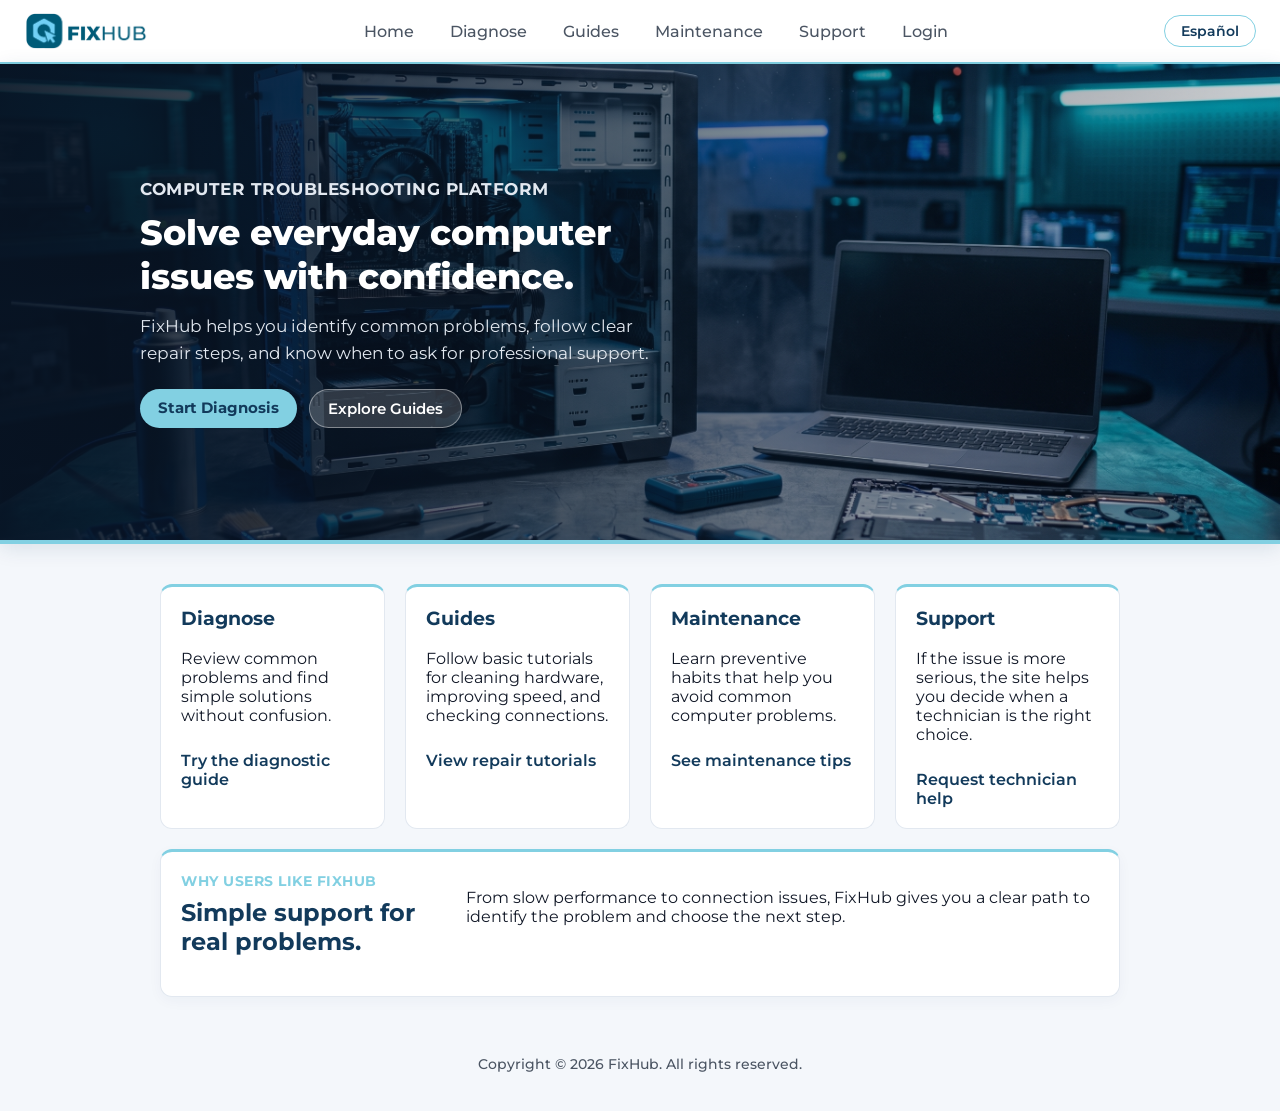
<file: html/index.html>
<!--INDEX-->
<!DOCTYPE html>

<!--PAGE LANGUAGE-->
<html lang="en">

<!--HEAD BEGGINING-->
<head>
  <meta charset="UTF-8">
  <meta name="viewport" content="width=device-width, initial-scale=1.0">
  <title>FixHub | Computer Troubleshooting Platform</title>
  <link rel="stylesheet" href="../css/style.css">
</head>
<!--HEAD ENDING-->

<!--BODY BEGGINING-->
<body>
  <script src="../js/translations.js"></script>
  <!-- HEADER BEGINNING -->
  <header class="header">
    <input type="checkbox" id="nav-toggle" class="nav-toggle">
    <a class="logo" href="index.html" aria-label="FixHub">
      <img class="logo-img" src="../resources/LOGOS/fixhub_logo_azul.png" alt="FixHub">
    </a>
    <label for="nav-toggle" class="hamburger"></label>
    <nav class="flex-nav" aria-label="navbar">
      <a data-i18n-block="navHome" href="index.html">Home</a>
      <a data-i18n-block="navDiagnose" href="diagnose.html">Diagnose</a>
      <a data-i18n-block="navGuides" href="guide.html">Guides</a>
      <a data-i18n-block="navMaintenance" href="mainteinance.html">Maintenance</a>
      <a data-i18n-block="navSupport" href="support.html">Support</a>
      <a data-i18n-block="navLogin" class="login-btn" href="login.html">Login</a>
      <a data-i18n-block="navLogout" class="logout-btn" href="../php/logout.php">Logout</a>
    </nav>
    <button id="lang-btn" onclick="toggleLanguage()">Español</button>
  </header>
  <!-- HEADER ENDING -->

  <!-- HERO BACKGROUND SECTION BEGINNING -->
  <section class="hero-index">
    <div class="hero-index-container">
      <div class="hero-index-content">
        <p data-i18n-block="title" class="tagline">Computer Troubleshooting Platform</p>
        <h1 data-i18n-block="aftitle1">Solve everyday computer issues with confidence.</h1>
        <p data-i18n-block="aftitle2">FixHub helps you identify common problems, follow clear repair steps, and know when to ask for professional support.</p>
        <div class="hero-actions">
          <a data-i18n-block="startDiagnosis" class="button-primary" href="diagnose.html">Start Diagnosis</a>
          <a data-i18n-block="exploreGuides" class="button-secondary" href="guide.html">Explore Guides</a>
        </div>
      </div>
    </div>
  </section>
  <!-- HERO BACKGROUND SECTION ENDING -->

  <!-- PAGE CONTENT BEGINNING -->
  <main>
    <p class="welcome-message" id="welcomeMessage" hidden><span data-i18n-block="welcomeUser">Welcome</span>, <span id="welcomeName"></span>!</p>

    <!-- FEATURE GRID CARDS BEGINNING -->
    <section class="grid-home" aria-label="Platform features">

      <!--DIAGNOSE-->
      <article class="card">
        <h3 data-i18n-block="cardDiagnoseTitle">Diagnose</h3>
        <p data-i18n-block="cardDiagnoseDesc">Review common problems and find simple solutions without confusion.</p>
        <a data-i18n-block="cardDiagnoseLink" class="link" href="diagnose.html">Try the diagnostic guide</a>
      </article>

      <!--GUIDES-->
      <article class="card">
        <h3 data-i18n-block="cardGuidesTitle">Guides</h3>
        <p data-i18n-block="cardGuidesDesc">Follow basic tutorials for cleaning hardware, improving speed, and checking connections.</p>
        <a data-i18n-block="cardGuidesLink" class="link" href="guide.html">View repair tutorials</a>
      </article>

      <!--MAINTENANCE-->
      <article class="card">
        <h3 data-i18n-block="cardMaintenanceTitle">Maintenance</h3>
        <p data-i18n-block="cardMaintenanceDesc">Learn preventive habits that help you avoid common computer problems.</p>
        <a data-i18n-block="cardMaintenanceLink" class="link" href="mainteinance.html">See maintenance tips</a>
      </article>

      <!--SUPPORT-->
      <article class="card">
        <h3 data-i18n-block="cardSupportTitle">Support</h3>
        <p data-i18n-block="cardSupportDesc">If the issue is more serious, the site helps you decide when a technician is the right choice.</p>
        <a data-i18n-block="cardSupportLink" class="link" href="support.html">Request technician help</a>
      </article>

    </section>
    <!-- FEATURE GRID CARDS ENDING -->

    <!-- WHY USER LIKE FIXHUB BEGINNING -->
    <section class="intro-panel">
      <div>
        <p class="tagline" data-i18n-block="whyUserLikeTitle">Why users like FixHub</p>
        <h2 data-i18n-block="whyUserLikeH2">Simple support for real problems.</h2>
      </div>
      <p data-i18n-block="whyUserLikeP">From slow performance to connection issues, FixHub gives you a clear path to identify the problem and choose the next step.</p>
    </section>
    <!-- WHY USERS LIKE FIXHUB ENDING -->

  </main>
  <!-- PAGE CONTENT ENDING -->

  <!-- FOOTER BEGINNING -->
  <footer class="footer">
    <p data-i18n-block="footerText">Copyright © 2026 FixHub. All rights reserved.</p>
  </footer>
  <!-- FOOTER ENDING -->

  <script>
    const welcomeMessage = document.getElementById('welcomeMessage');
    const welcomeName = document.getElementById('welcomeName');
    const username = new URLSearchParams(window.location.search).get('welcome');

    if (username) {
      welcomeName.textContent = username;
      welcomeMessage.hidden = false;
    }
  </script>
  <script src="../js/auth.js"></script>
</body> <!--BODY ENDING-->

</html> <!--HMTL ENDING-->
</file>
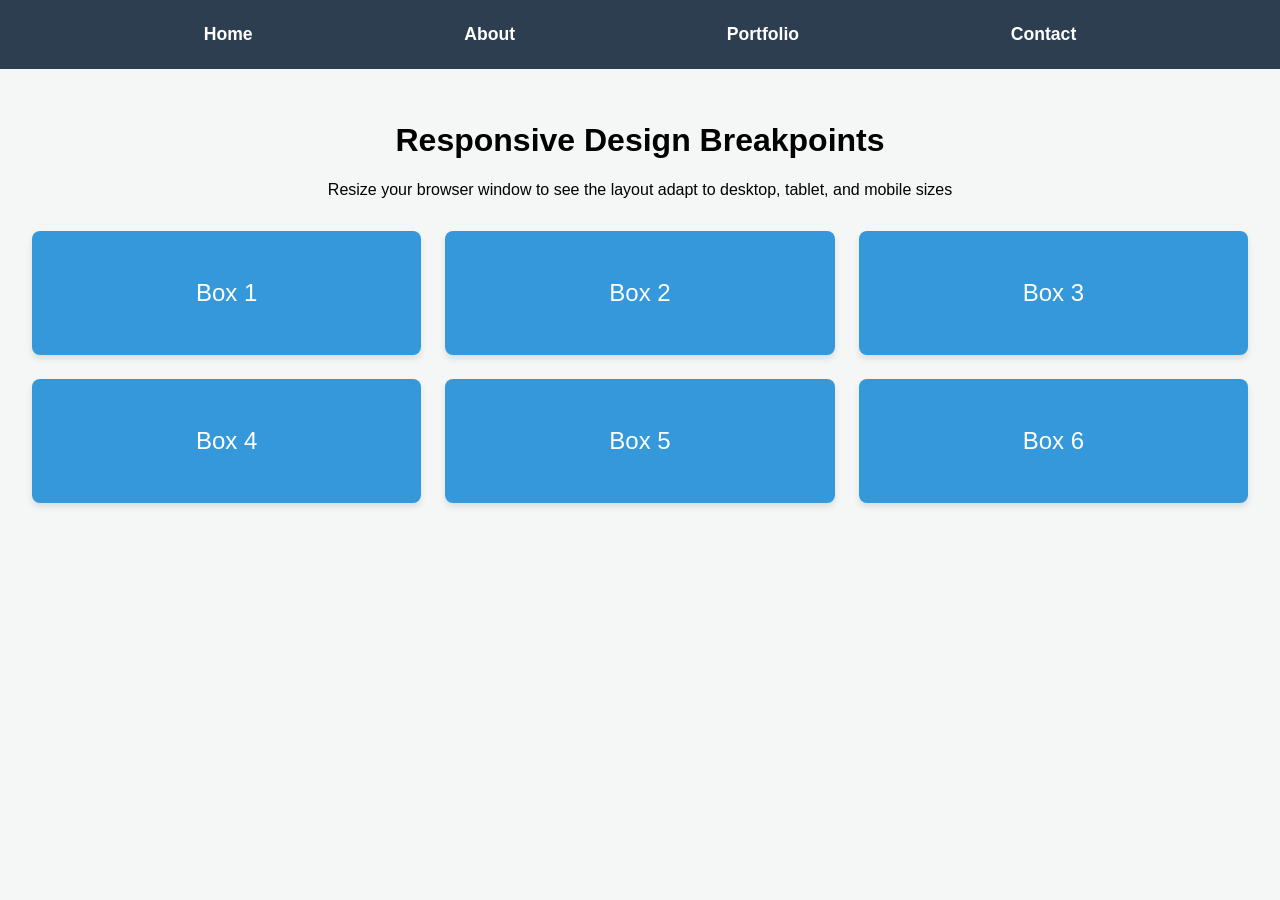
<file: responsive.html>
<!DOCTYPE html>
<html lang="en">

<head>
    <meta charset="UTF-8">
    <meta name="viewport" content="width=device-width, initial-scale=1.0">
    <title>Responsive Layout Demo</title>
    <link rel="stylesheet" href="responsive.css">
</head>

<body>

    <header>
        <!-- invisible checkbox that controls our mobile menu -->
        <input type="checkbox" id="nav-toggle" class="nav-toggle">

        <!-- clickable three-line "hamburger" icon using unicode-->
        <!--  &#9776;  and  &#x2630; work as well unique code for that specific hamburguer-->
        <label for="nav-toggle" class="hamburger">&#9776;</label>

        <nav class="flex-nav">
            <a href="#">Home</a>
            <a href="#">About</a>
            <a href="#">Portfolio</a>
            <a href="#">Contact</a>
        </nav>
    </header>

    <main>
        <h1>Responsive Design Breakpoints</h1>
        <p>Resize your browser window to see the layout adapt to desktop, tablet, and mobile sizes</p>

        <div class="grid-container">
            <div class="grid-item">Box 1</div>
            <div class="grid-item">Box 2</div>
            <div class="grid-item">Box 3</div>
            <div class="grid-item">Box 4</div>
            <div class="grid-item">Box 5</div>
            <div class="grid-item">Box 6</div>
        </div>
    </main>

</body>

</html>
</file>
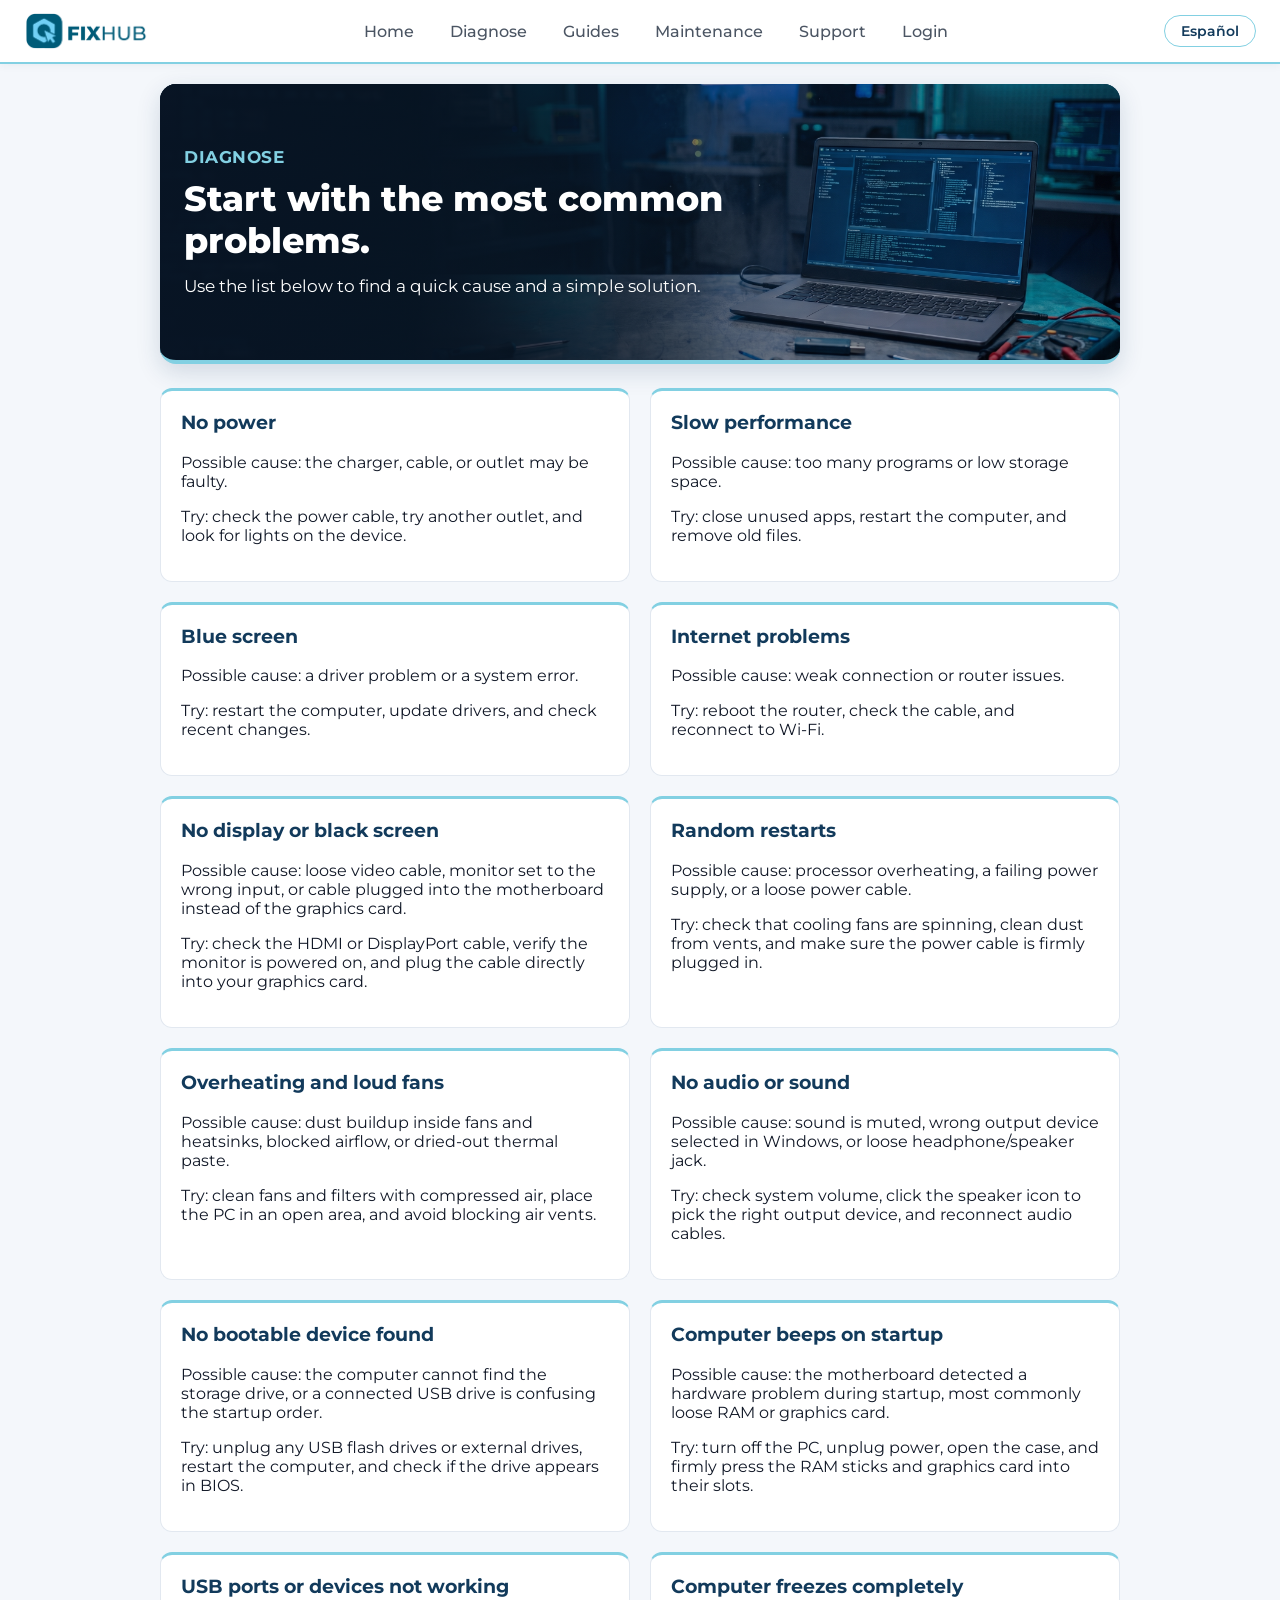
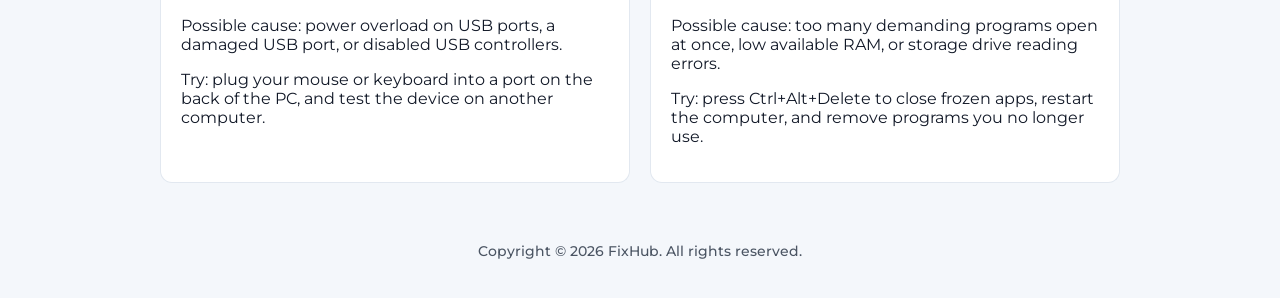
<file: html/diagnose.html>
<!-- DIAGNOSE -->

<!DOCTYPE html>
<!-- PAGE LANGUAGE -->
<html lang="en">

<!-- HEAD BEGINNING -->
<head>
  <meta charset="UTF-8">
  <meta name="viewport" content="width=device-width, initial-scale=1.0">
  <title>FixHub | Diagnose</title>
  <link rel="stylesheet" href="../css/style.css">
</head>
<!-- HEAD ENDING -->

<!-- BODY BEGINNING -->
<body>
  <script src="../js/translations.js"></script>
  <!-- HEADER BEGINNING -->
  <header class="header">
    <input type="checkbox" id="nav-toggle" class="nav-toggle">
    <a class="logo" href="index.html" aria-label="FixHub">
      <img class="logo-img" src="../resources/LOGOS/fixhub_logo_azul.png" alt="FixHub">
    </a>
    <label for="nav-toggle" class="hamburger"></label>
    <nav class="flex-nav" aria-label="navbar">
      <a data-i18n-block="navHome" href="index.html">Home</a>
      <a data-i18n-block="navDiagnose" href="diagnose.html">Diagnose</a>
      <a data-i18n-block="navGuides" href="guide.html">Guides</a>
      <a data-i18n-block="navMaintenance" href="mainteinance.html">Maintenance</a>
      <a data-i18n-block="navSupport" href="support.html">Support</a>
      <a data-i18n-block="navLogin" class="login-btn" href="login.html">Login</a>
      <a data-i18n-block="navLogout" class="logout-btn" href="../php/logout.php">Logout</a>
    </nav>
    <button id="lang-btn" onclick="toggleLanguage()">Español</button>
  </header>
  <!-- HEADER ENDING -->

  <!-- PAGE CONTENT BEGINNING -->
  <main>

    <!-- PAGE HERO BEGINNING -->
    <section class="hero-diagnose">
      <div class="hero-content">
        <p data-i18n-block="heroDiagnoseTagline" class="tagline">Diagnose</p>
        <h1 data-i18n-block="heroDiagnoseSubTitle">Start with the most common problems.</h1>
        <p data-i18n-block="heroDiagnoseText">Use the list below to find a quick cause and a simple solution.</p>
      </div>
    </section>
    <!-- PAGE HERO ENDING -->

    <!-- DIAGNOSIS GRID BEGINNING -->
    <section class="grid-diag">

      <!-- NO POWER -->
      <article class="card">
        <h3 data-i18n-block="heroDiagnoseNoPower">No power</h3>
        <p data-i18n-block="heroDiagnoseNoPowerDesc">Possible cause: the charger, cable, or outlet may be faulty.</p>
        <p data-i18n-block="heroDiagnoseNoPowerText">Try: check the power cable, try another outlet, and look for lights on the device.</p>
      </article>

      <!-- SLOW PERFORMANCE -->
      <article class="card">
        <h3 data-i18n-block="heroDiagnoseSlowPerformance">Slow performance</h3>
        <p data-i18n-block="heroDiagnoseSlowPerformanceDesc">Possible cause: too many programs or low storage space.</p>
        <p data-i18n-block="heroDiagnoseSlowPerformanceText">Try: close unused apps, restart the computer, and remove old files.</p>
      </article>

      <!-- BLUE SCREEN -->
      <article class="card">
        <h3 data-i18n-block="BlueScreenTitle">Blue screen</h3>
        <p data-i18n-block="BlueScreenCause">Possible cause: a driver problem or a system error.</p>
        <p data-i18n-block="BlueScreenTry">Try: restart the computer, update drivers, and check recent changes.</p>
      </article>

      <!-- INTERNET PROBLEMS -->
      <article class="card">
        <h3 data-i18n-block="InternetProblemTitle">Internet problems</h3>
        <p data-i18n-block="InternetProblemCause">Possible cause: weak connection or router issues.</p>
        <p data-i18n-block="InternetProblemTry">Try: reboot the router, check the cable, and reconnect to Wi-Fi.</p>
      </article>

      <!-- NO DISPLAY / BLACK SCREEN -->
      <article class="card">
        <h3 data-i18n-block="DiagnoseNoDisplayTitle">No display or black screen</h3>
        <p data-i18n-block="DiagnoseNoDisplayDesc">Possible cause: loose video cable, monitor set to the wrong input, or cable plugged into the motherboard instead of the graphics card.</p>
        <p data-i18n-block="DiagnoseNoDisplayTry">Try: check the HDMI or DisplayPort cable, verify the monitor is powered on, and plug the cable directly into your graphics card.</p>
      </article>

      <!-- RANDOM RESTARTS -->
      <article class="card">
        <h3 data-i18n-block="DiagnoseRandomRestartTitle">Random restarts</h3>
        <p data-i18n-block="DiagnoseRandomRestartDesc">Possible cause: processor overheating, a failing power supply, or a loose power cable.</p>
        <p data-i18n-block="DiagnoseRandomRestartTry">Try: check that cooling fans are spinning, clean dust from vents, and make sure the power cable is firmly plugged in.</p>
      </article>

      <!-- OVERHEATING & LOUD FANS -->
      <article class="card">
        <h3 data-i18n-block="DiagnoseOverheatingTitle">Overheating and loud fans</h3>
        <p data-i18n-block="DiagnoseOverheatingDesc">Possible cause: dust buildup inside fans and heatsinks, blocked airflow, or dried-out thermal paste.</p>
        <p data-i18n-block="DiagnoseOverheatingTry">Try: clean fans and filters with compressed air, place the PC in an open area, and avoid blocking air vents.</p>
      </article>

      <!-- NO AUDIO -->
      <article class="card">
        <h3 data-i18n-block="DiagnoseNoAudioTitle">No audio or sound</h3>
        <p data-i18n-block="DiagnoseNoAudioDesc">Possible cause: sound is muted, wrong output device selected in Windows, or loose headphone/speaker jack.</p>
        <p data-i18n-block="DiagnoseNoAudioTry">Try: check system volume, click the speaker icon to pick the right output device, and reconnect audio cables.</p>
      </article>

      <!-- NO BOOTABLE DEVICE -->
      <article class="card">
        <h3 data-i18n-block="DiagnoseNoBootTitle">No bootable device found</h3>
        <p data-i18n-block="DiagnoseNoBootDesc">Possible cause: the computer cannot find the storage drive, or a connected USB drive is confusing the startup order.</p>
        <p data-i18n-block="DiagnoseNoBootTry">Try: unplug any USB flash drives or external drives, restart the computer, and check if the drive appears in BIOS.</p>
      </article>

      <!-- BEEP CODES -->
      <article class="card">
        <h3 data-i18n-block="DiagnoseBeepCodesTitle">Computer beeps on startup</h3>
        <p data-i18n-block="DiagnoseBeepCodesDesc">Possible cause: the motherboard detected a hardware problem during startup, most commonly loose RAM or graphics card.</p>
        <p data-i18n-block="DiagnoseBeepCodesTry">Try: turn off the PC, unplug power, open the case, and firmly press the RAM sticks and graphics card into their slots.</p>
      </article>

      <!-- USB PROBLEMS -->
      <article class="card">
        <h3 data-i18n-block="DiagnoseUsbProblemTitle">USB ports or devices not working</h3>
        <p data-i18n-block="DiagnoseUsbProblemDesc">Possible cause: power overload on USB ports, a damaged USB port, or disabled USB controllers.</p>
        <p data-i18n-block="DiagnoseUsbProblemTry">Try: plug your mouse or keyboard into a port on the back of the PC, and test the device on another computer.</p>
      </article>

      <!-- COMPUTER FREEZING -->
      <article class="card">
        <h3 data-i18n-block="DiagnoseFreezingTitle">Computer freezes completely</h3>
        <p data-i18n-block="DiagnoseFreezingDesc">Possible cause: too many demanding programs open at once, low available RAM, or storage drive reading errors.</p>
        <p data-i18n-block="DiagnoseFreezingTry">Try: press Ctrl+Alt+Delete to close frozen apps, restart the computer, and remove programs you no longer use.</p>
      </article>

    </section>
    <!-- DIAGNOSIS GRID ENDING -->

  </main>
  <!-- PAGE CONTENT ENDING -->

  <!-- FOOTER BEGINNING -->
  <footer class="footer">
    <p data-i18n-block="footerText">Copyright © 2026 FixHub. All rights reserved.</p>
  </footer>
  <!-- FOOTER ENDING -->

  <script src="../js/auth.js"></script>
</body> <!-- BODY ENDING -->

</html> <!-- HTML ENDING -->
</file>
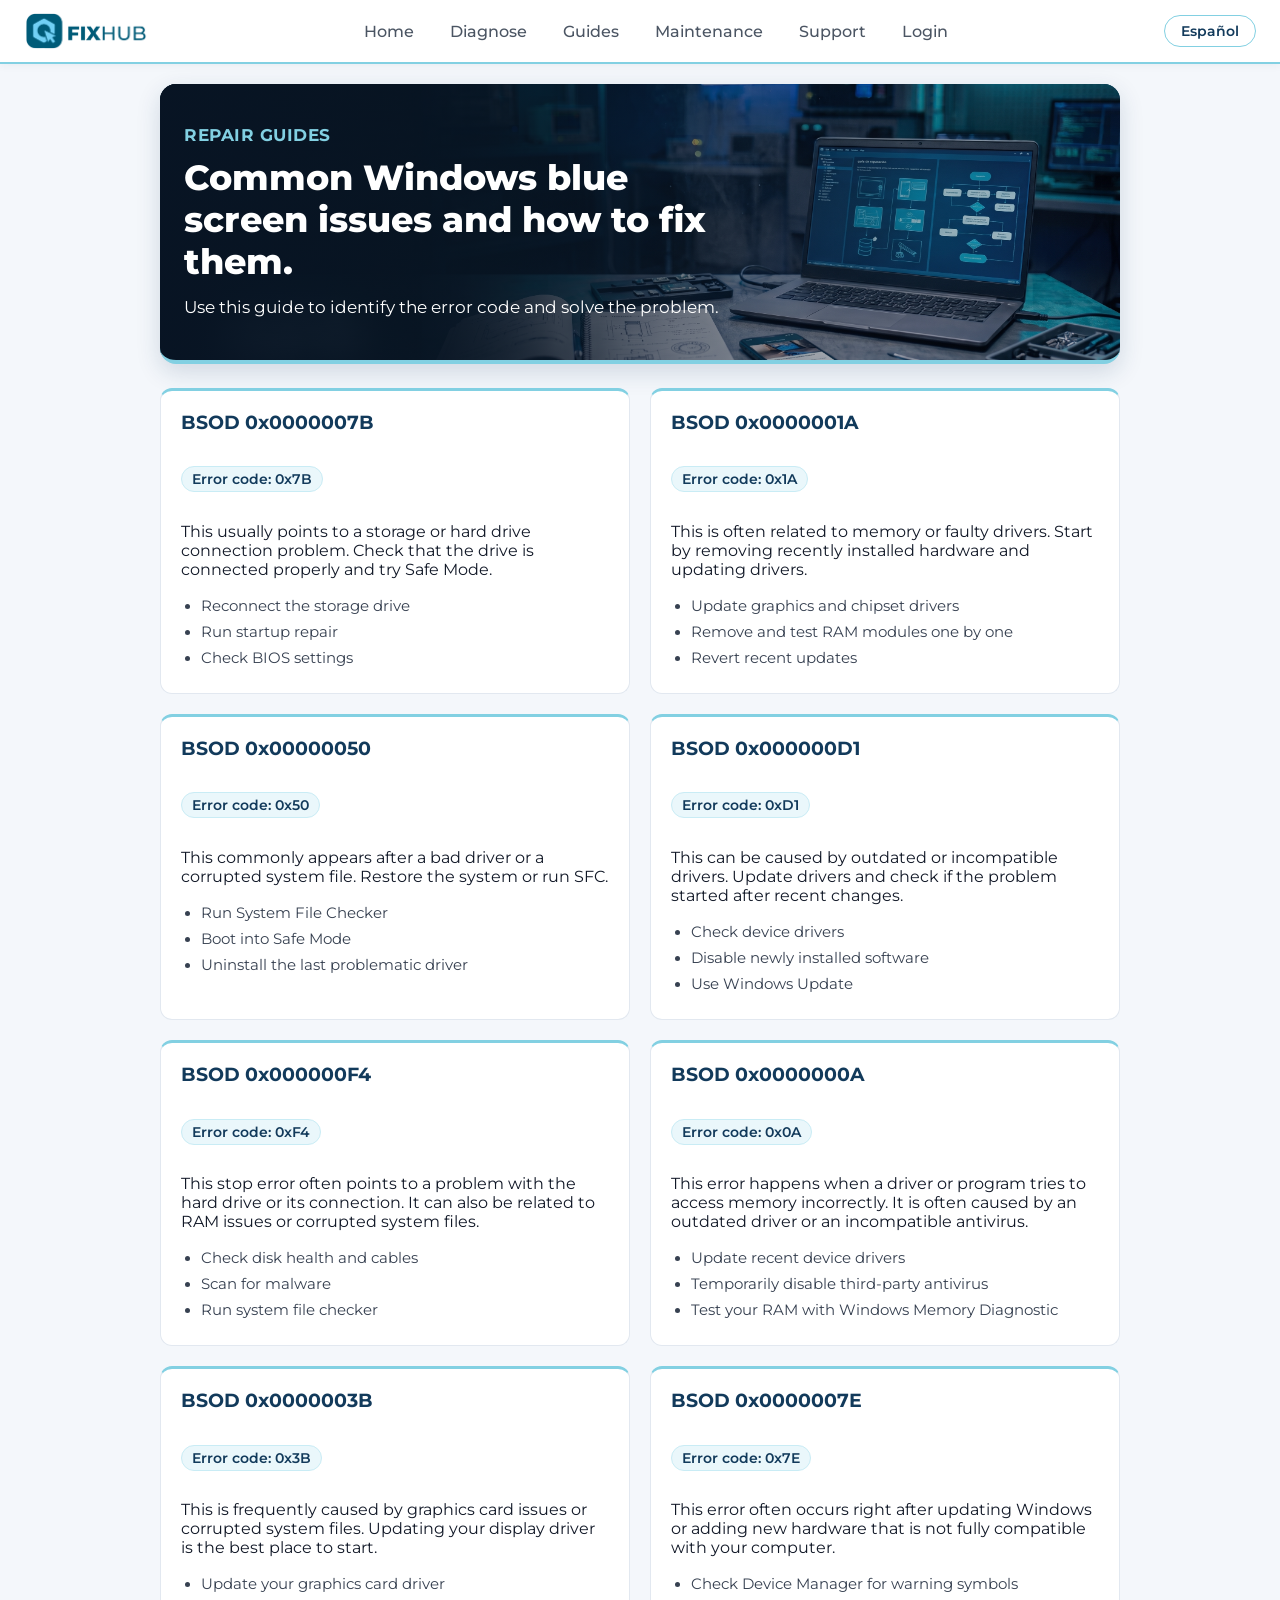
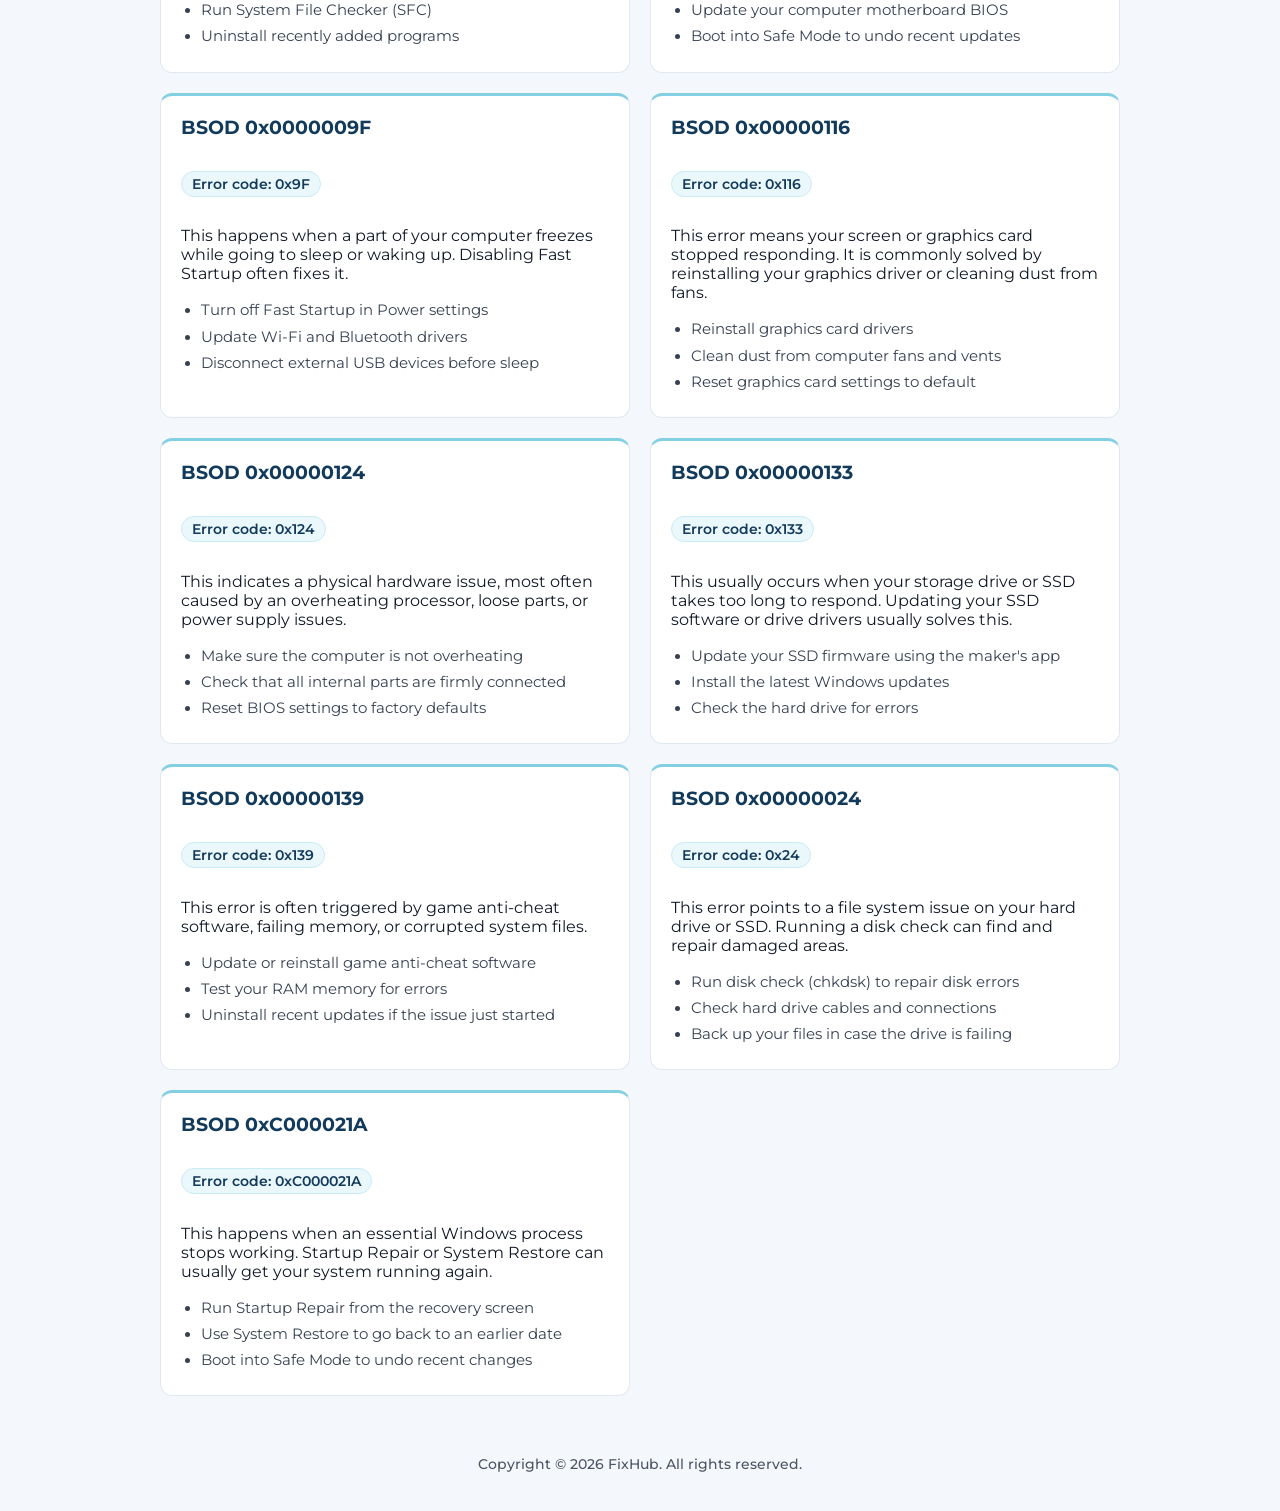
<file: html/guide.html>
<!--GUIDE-->
<!DOCTYPE html>

<!--HTML LANGUAGE-->
<html lang="en">

<!--HEAD BEGINNING-->
<head>
  <meta charset="UTF-8">
  <meta name="viewport" content="width=device-width, initial-scale=1.0">
  <title>FixHub | Guides</title>
  <link rel="stylesheet" href="../css/style.css">
</head>
<!--HEAD ENDING-->

<!--BODY BEGINNING-->
<body>
  <script src="../js/translations.js"></script>
  <!-- HEADER BEGINNING -->
  <header class="header">
    <input type="checkbox" id="nav-toggle" class="nav-toggle">
    <a class="logo" href="index.html" aria-label="FixHub">
      <img class="logo-img" src="../resources/LOGOS/fixhub_logo_azul.png" alt="FixHub">
    </a>
    <label for="nav-toggle" class="hamburger"></label>
    <nav class="flex-nav" aria-label="navbar">
      <a data-i18n-block="navHome" href="index.html">Home</a>
      <a data-i18n-block="navDiagnose" href="diagnose.html">Diagnose</a>
      <a data-i18n-block="navGuides" href="guide.html">Guides</a>
      <a data-i18n-block="navMaintenance" href="mainteinance.html">Maintenance</a>
      <a data-i18n-block="navSupport" href="support.html">Support</a>
      <a data-i18n-block="navLogin" class="login-btn" href="login.html">Login</a>
      <a data-i18n-block="navLogout" class="logout-btn" href="../php/logout.php">Logout</a>
    </nav>
    <button id="lang-btn" onclick="toggleLanguage()">Español</button>
  </header>
  <!-- HEADER ENDING -->

  <!-- PAGE CONTENT BEGINNING -->
  <main>

    <!-- PAGE HERO BEGINNING -->
    <section class="hero-guides">
      <div class="hero-content">
        <p class="tagline" data-i18n-block="heroRepairTagline">Repair Guides</p>
        <h1 data-i18n-block="heroRepairTitle">Common Windows blue screen issues and how to fix them.</h1>
        <p data-i18n-block="heroRepairDesc">Use this guide to identify the error code and solve the problem.</p>
      </div>
    </section>
    <!-- PAGE HERO ENDING -->

    <!-- GUIDE CARDS GRID BEGINNING -->
    <section class="grid-guides" aria-label="Blue screen guide cards">

      <!-- BSOD 0x0000007B -->
      <article class="card">
        <h3 data-i18n-block="BSOD1Title">BSOD 0x0000007B</h3>
        <p class="code-badge" data-i18n-block="BSOD1Badge">Error code: 0x7B</p>
        <p data-i18n-block="BSOD1Desc">This usually points to a storage or hard drive connection problem. Check that the drive is connected properly and try Safe Mode.</p>
        <ul>
          <li data-i18n-block="BSOD1Step1">Reconnect the storage drive</li>
          <li data-i18n-block="BSOD1Step2">Run startup repair</li>
          <li data-i18n-block="BSOD1Step3">Check BIOS settings</li>
        </ul>
      </article>

      <!-- BSOD 0x0000001A -->
      <article class="card">
        <h3 data-i18n-block="BSOD2Title">BSOD 0x0000001A</h3>
        <p class="code-badge" data-i18n-block="BSOD2Badge">Error code: 0x1A</p>
        <p data-i18n-block="BSOD2Desc">This is often related to memory or faulty drivers. Start by removing recently installed hardware and updating drivers.</p>
        <ul>
          <li data-i18n-block="BSOD2Step1">Update graphics and chipset drivers</li>
          <li data-i18n-block="BSOD2Step2">Remove and test RAM modules one by one</li>
          <li data-i18n-block="BSOD2Step3">Revert recent updates</li>
        </ul>
      </article>

      <!-- BSOD 0x00000050 -->
      <article class="card">
        <h3 data-i18n-block="BSOD3Title">BSOD 0x00000050</h3>
        <p class="code-badge" data-i18n-block="BSOD3Badge">Error code: 0x50</p>
        <p data-i18n-block="BSOD3Desc">This commonly appears after a bad driver or a corrupted system file. Restore the system or run SFC.</p>
        <ul>
          <li data-i18n-block="BSOD3Step1">Run System File Checker</li>
          <li data-i18n-block="BSOD3Step2">Boot into Safe Mode</li>
          <li data-i18n-block="BSOD3Step3">Uninstall the last problematic driver</li>
        </ul>
      </article>

      <!-- BSOD 0x000000D1 -->
      <article class="card">
        <h3 data-i18n-block="BSOD4Title">BSOD 0x000000D1</h3>
        <p class="code-badge" data-i18n-block="BSOD4Badge">Error code: 0xD1</p>
        <p data-i18n-block="BSOD4Desc">This can be caused by outdated or incompatible drivers. Update drivers and check if the problem started after recent changes.</p>
        <ul>
          <li data-i18n-block="BSOD4Step1">Check device drivers</li>
          <li data-i18n-block="BSOD4Step2">Disable newly installed software</li>
          <li data-i18n-block="BSOD4Step3">Use Windows Update</li>
        </ul>
      </article>

      <!-- BSOD 0x000000F4 -->
      <article class="card">
        <h3 data-i18n-block="BSOD5Title">BSOD 0x000000F4</h3>
        <p class="code-badge" data-i18n-block="BSOD5Badge">Error code: 0xF4</p>
        <p data-i18n-block="BSOD5Desc">This stop error often points to a problem with the hard drive or its connection. It can also be related to RAM issues or corrupted system files.</p>
        <ul>
          <li data-i18n-block="BSOD5Step1">Check disk health and cables</li>
          <li data-i18n-block="BSOD5Step2">Scan for malware</li>
          <li data-i18n-block="BSOD5Step3">Run system file checker</li>
        </ul>
      </article>

      <!-- BSOD 0x0000000A -->
      <article class="card">
        <h3 data-i18n-block="BSOD6Title">BSOD 0x0000000A</h3>
        <p class="code-badge" data-i18n-block="BSOD6Badge">Error code: 0x0A</p>
        <p data-i18n-block="BSOD6Desc">This error happens when a driver or program tries to access memory incorrectly. It is often caused by an outdated driver or an incompatible antivirus.</p>
        <ul>
          <li data-i18n-block="BSOD6Step1">Update recent device drivers</li>
          <li data-i18n-block="BSOD6Step2">Temporarily disable third-party antivirus</li>
          <li data-i18n-block="BSOD6Step3">Test your RAM with Windows Memory Diagnostic</li>
        </ul>
      </article>

      <!-- BSOD 0x0000003B -->
      <article class="card">
        <h3 data-i18n-block="BSOD7Title">BSOD 0x0000003B</h3>
        <p class="code-badge" data-i18n-block="BSOD7Badge">Error code: 0x3B</p>
        <p data-i18n-block="BSOD7Desc">This is frequently caused by graphics card issues or corrupted system files. Updating your display driver is the best place to start.</p>
        <ul>
          <li data-i18n-block="BSOD7Step1">Update your graphics card driver</li>
          <li data-i18n-block="BSOD7Step2">Run System File Checker (SFC)</li>
          <li data-i18n-block="BSOD7Step3">Uninstall recently added programs</li>
        </ul>
      </article>

      <!-- BSOD 0x0000007E -->
      <article class="card">
        <h3 data-i18n-block="BSOD8Title">BSOD 0x0000007E</h3>
        <p class="code-badge" data-i18n-block="BSOD8Badge">Error code: 0x7E</p>
        <p data-i18n-block="BSOD8Desc">This error often occurs right after updating Windows or adding new hardware that is not fully compatible with your computer.</p>
        <ul>
          <li data-i18n-block="BSOD8Step1">Check Device Manager for warning symbols</li>
          <li data-i18n-block="BSOD8Step2">Update your computer motherboard BIOS</li>
          <li data-i18n-block="BSOD8Step3">Boot into Safe Mode to undo recent updates</li>
        </ul>
      </article>

      <!-- BSOD 0x0000009F -->
      <article class="card">
        <h3 data-i18n-block="BSOD9Title">BSOD 0x0000009F</h3>
        <p class="code-badge" data-i18n-block="BSOD9Badge">Error code: 0x9F</p>
        <p data-i18n-block="BSOD9Desc">This happens when a part of your computer freezes while going to sleep or waking up. Disabling Fast Startup often fixes it.</p>
        <ul>
          <li data-i18n-block="BSOD9Step1">Turn off Fast Startup in Power settings</li>
          <li data-i18n-block="BSOD9Step2">Update Wi-Fi and Bluetooth drivers</li>
          <li data-i18n-block="BSOD9Step3">Disconnect external USB devices before sleep</li>
        </ul>
      </article>

      <!-- BSOD 0x00000116 -->
      <article class="card">
        <h3 data-i18n-block="BSOD10Title">BSOD 0x00000116</h3>
        <p class="code-badge" data-i18n-block="BSOD10Badge">Error code: 0x116</p>
        <p data-i18n-block="BSOD10Desc">This error means your screen or graphics card stopped responding. It is commonly solved by reinstalling your graphics driver or cleaning dust from fans.</p>
        <ul>
          <li data-i18n-block="BSOD10Step1">Reinstall graphics card drivers</li>
          <li data-i18n-block="BSOD10Step2">Clean dust from computer fans and vents</li>
          <li data-i18n-block="BSOD10Step3">Reset graphics card settings to default</li>
        </ul>
      </article>

      <!-- BSOD 0x00000124 -->
      <article class="card">
        <h3 data-i18n-block="BSOD11Title">BSOD 0x00000124</h3>
        <p class="code-badge" data-i18n-block="BSOD11Badge">Error code: 0x124</p>
        <p data-i18n-block="BSOD11Desc">This indicates a physical hardware issue, most often caused by an overheating processor, loose parts, or power supply issues.</p>
        <ul>
          <li data-i18n-block="BSOD11Step1">Make sure the computer is not overheating</li>
          <li data-i18n-block="BSOD11Step2">Check that all internal parts are firmly connected</li>
          <li data-i18n-block="BSOD11Step3">Reset BIOS settings to factory defaults</li>
        </ul>
      </article>

      <!-- BSOD 0x00000133 -->
      <article class="card">
        <h3 data-i18n-block="BSOD12Title">BSOD 0x00000133</h3>
        <p class="code-badge" data-i18n-block="BSOD12Badge">Error code: 0x133</p>
        <p data-i18n-block="BSOD12Desc">This usually occurs when your storage drive or SSD takes too long to respond. Updating your SSD software or drive drivers usually solves this.</p>
        <ul>
          <li data-i18n-block="BSOD12Step1">Update your SSD firmware using the maker's app</li>
          <li data-i18n-block="BSOD12Step2">Install the latest Windows updates</li>
          <li data-i18n-block="BSOD12Step3">Check the hard drive for errors</li>
        </ul>
      </article>

      <!-- BSOD 0x00000139 -->
      <article class="card">
        <h3 data-i18n-block="BSOD13Title">BSOD 0x00000139</h3>
        <p class="code-badge" data-i18n-block="BSOD13Badge">Error code: 0x139</p>
        <p data-i18n-block="BSOD13Desc">This error is often triggered by game anti-cheat software, failing memory, or corrupted system files.</p>
        <ul>
          <li data-i18n-block="BSOD13Step1">Update or reinstall game anti-cheat software</li>
          <li data-i18n-block="BSOD13Step2">Test your RAM memory for errors</li>
          <li data-i18n-block="BSOD13Step3">Uninstall recent updates if the issue just started</li>
        </ul>
      </article>

      <!-- BSOD 0x00000024 -->
      <article class="card">
        <h3 data-i18n-block="BSOD14Title">BSOD 0x00000024</h3>
        <p class="code-badge" data-i18n-block="BSOD14Badge">Error code: 0x24</p>
        <p data-i18n-block="BSOD14Desc">This error points to a file system issue on your hard drive or SSD. Running a disk check can find and repair damaged areas.</p>
        <ul>
          <li data-i18n-block="BSOD14Step1">Run disk check (chkdsk) to repair disk errors</li>
          <li data-i18n-block="BSOD14Step2">Check hard drive cables and connections</li>
          <li data-i18n-block="BSOD14Step3">Back up your files in case the drive is failing</li>
        </ul>
      </article>

      <!-- BSOD 0xC000021A -->
      <article class="card">
        <h3 data-i18n-block="BSOD15Title">BSOD 0xC000021A</h3>
        <p class="code-badge" data-i18n-block="BSOD15Badge">Error code: 0xC000021A</p>
        <p data-i18n-block="BSOD15Desc">This happens when an essential Windows process stops working. Startup Repair or System Restore can usually get your system running again.</p>
        <ul>
          <li data-i18n-block="BSOD15Step1">Run Startup Repair from the recovery screen</li>
          <li data-i18n-block="BSOD15Step2">Use System Restore to go back to an earlier date</li>
          <li data-i18n-block="BSOD15Step3">Boot into Safe Mode to undo recent changes</li>
        </ul>
      </article>

    </section>
    <!-- GUIDE CARDS GRID ENDING -->

  </main>
  <!-- PAGE CONTENT ENDING -->

  <!-- FOOTER BEGINNING -->
  <footer class="footer">
    <p data-i18n-block="footerText">Copyright © 2026 FixHub. All rights reserved.</p>
  </footer>
  <!-- FOOTER ENDING -->

  <script src="../js/auth.js"></script>
</body>

</html>
</file>
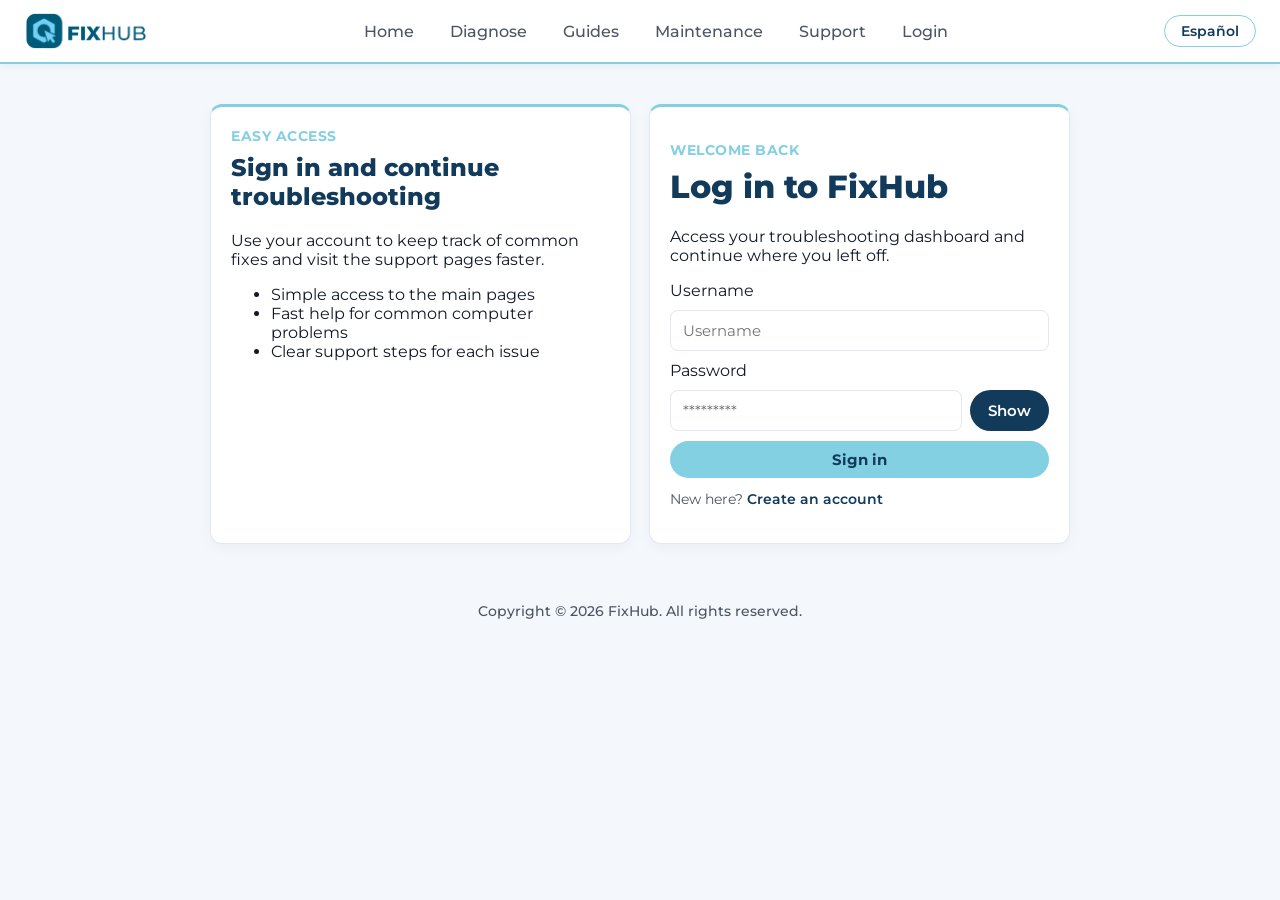
<file: html/login.html>
<!-- LOGIN -->

<!DOCTYPE html>
<!-- PAGE LANGUAGE -->
<html lang="en">

<!-- HEAD BEGINNING -->
<head>
  <meta charset="UTF-8">
  <meta name="viewport" content="width=device-width, initial-scale=1.0">
  <title>FixHub | Login</title>
  <link rel="stylesheet" href="../css/style.css">
</head>
<!-- HEAD ENDING -->

<!-- BODY BEGGINING -->
<body class="auth-body">
  <script src="../js/translations.js"></script>
  <!-- HEADER BEGINNING -->
  <header class="header">
    <input type="checkbox" id="nav-toggle" class="nav-toggle">
    <a class="logo" href="index.html" aria-label="FixHub">
      <img class="logo-img" src="../resources/LOGOS/fixhub_logo_azul.png" alt="FixHub">
    </a>
    <label for="nav-toggle" class="hamburger"></label>
    <nav class="flex-nav" aria-label="navbar">
      <a data-i18n-block="navHome" href="index.html">Home</a>
      <a data-i18n-block="navDiagnose" href="diagnose.html">Diagnose</a>
      <a data-i18n-block="navGuides" href="guide.html">Guides</a>
      <a data-i18n-block="navMaintenance" href="mainteinance.html">Maintenance</a>
      <a data-i18n-block="navSupport" href="support.html">Support</a>
      <a data-i18n-block="navLogin" class="login-btn" href="login.html">Login</a>
      <a data-i18n-block="navLogout" class="logout-btn" href="../php/logout.php">Logout</a>
    </nav>
    <button id="lang-btn" onclick="toggleLanguage()">Español</button>
  </header>
  <!-- HEADER ENDING -->

  <!-- PAGE CONTENT BEGINNING -->
  <div class="auth-page">
    <main class="auth-layout">

      <!-- LEFT BOX BEGINNING -->
      <section class="auth-intro">
        <p class="auth-tagline" data-i18n-block="loginIntroTagline">Easy access</p>
        <h1 data-i18n-block="loginIntroTitle">Sign in and continue troubleshooting</h1>
        <p data-i18n-block="loginIntroDesc">Use your account to keep track of common fixes and visit the support pages faster.</p>
        <ul>
          <li data-i18n-block="loginIntroItem1">Simple access to the main pages</li>
          <li data-i18n-block="loginIntroItem2">Fast help for common computer problems</li>
          <li data-i18n-block="loginIntroItem3">Clear support steps for each issue</li>
        </ul>
      </section>
      <!-- LEFT BOX ENDING -->

      <!-- RIGHT BOX BEGINNING (LOGIN) -->
      <!-- Connect the login form using JavaScript -->
      <div class="auth-card">
        <p class="auth-tagline" data-i18n-block="loginCardTagline">Welcome back</p>
        <h1 data-i18n-block="loginCardTitle">Log in to FixHub</h1>
        <p data-i18n-block="loginCardDesc">Access your troubleshooting dashboard and continue where you left off.</p>

        <form class="auth-form" id="loginForm" action="../php/login.php" method="POST">
          <!-- USERNAME -->
          <label for="username" data-i18n-block="loginCardUsername">Username</label>
          <input type="text" id="username" name="username" placeholder="Username">

          <!-- PASSWORD -->
          <label for="password" data-i18n-block="loginCardPassword">Password</label>
          <div class="password-box">
            <input type="password" id="password" name="password" placeholder="*********">
            <button type="button" id="togglePassword" data-i18n-block="showPasswordBtn">Show</button>
          </div>

          <!-- SIGN IN -->
          <button type="submit" class="button-primary" data-i18n-block="loginCardButton">Sign in</button>
        </form>

        <!-- REGISTER REDIRECTION -->
        <p class="auth-link" data-i18n-block="loginCardRegister">New here? <a href="register.html">Create an account</a></p>

      </div>
      <!-- RIGHT BOX ENDING (LOGIN) -->

    </main>
  </div>
  <!-- PAGE CONTENT ENDING -->

  <!-- FOOTER BEGINNING -->
  <footer class="footer">
    <p data-i18n-block="footerText">Copyright © 2026 FixHub. All rights reserved.</p>
  </footer>
  <!-- FOOTER ENDING -->

  <script src="../js/auth.js"></script>
  <script src="../js/validate.js"></script>
</body> <!-- BODY ENDING -->

</html> <!-- HTML ENDING -->
</file>
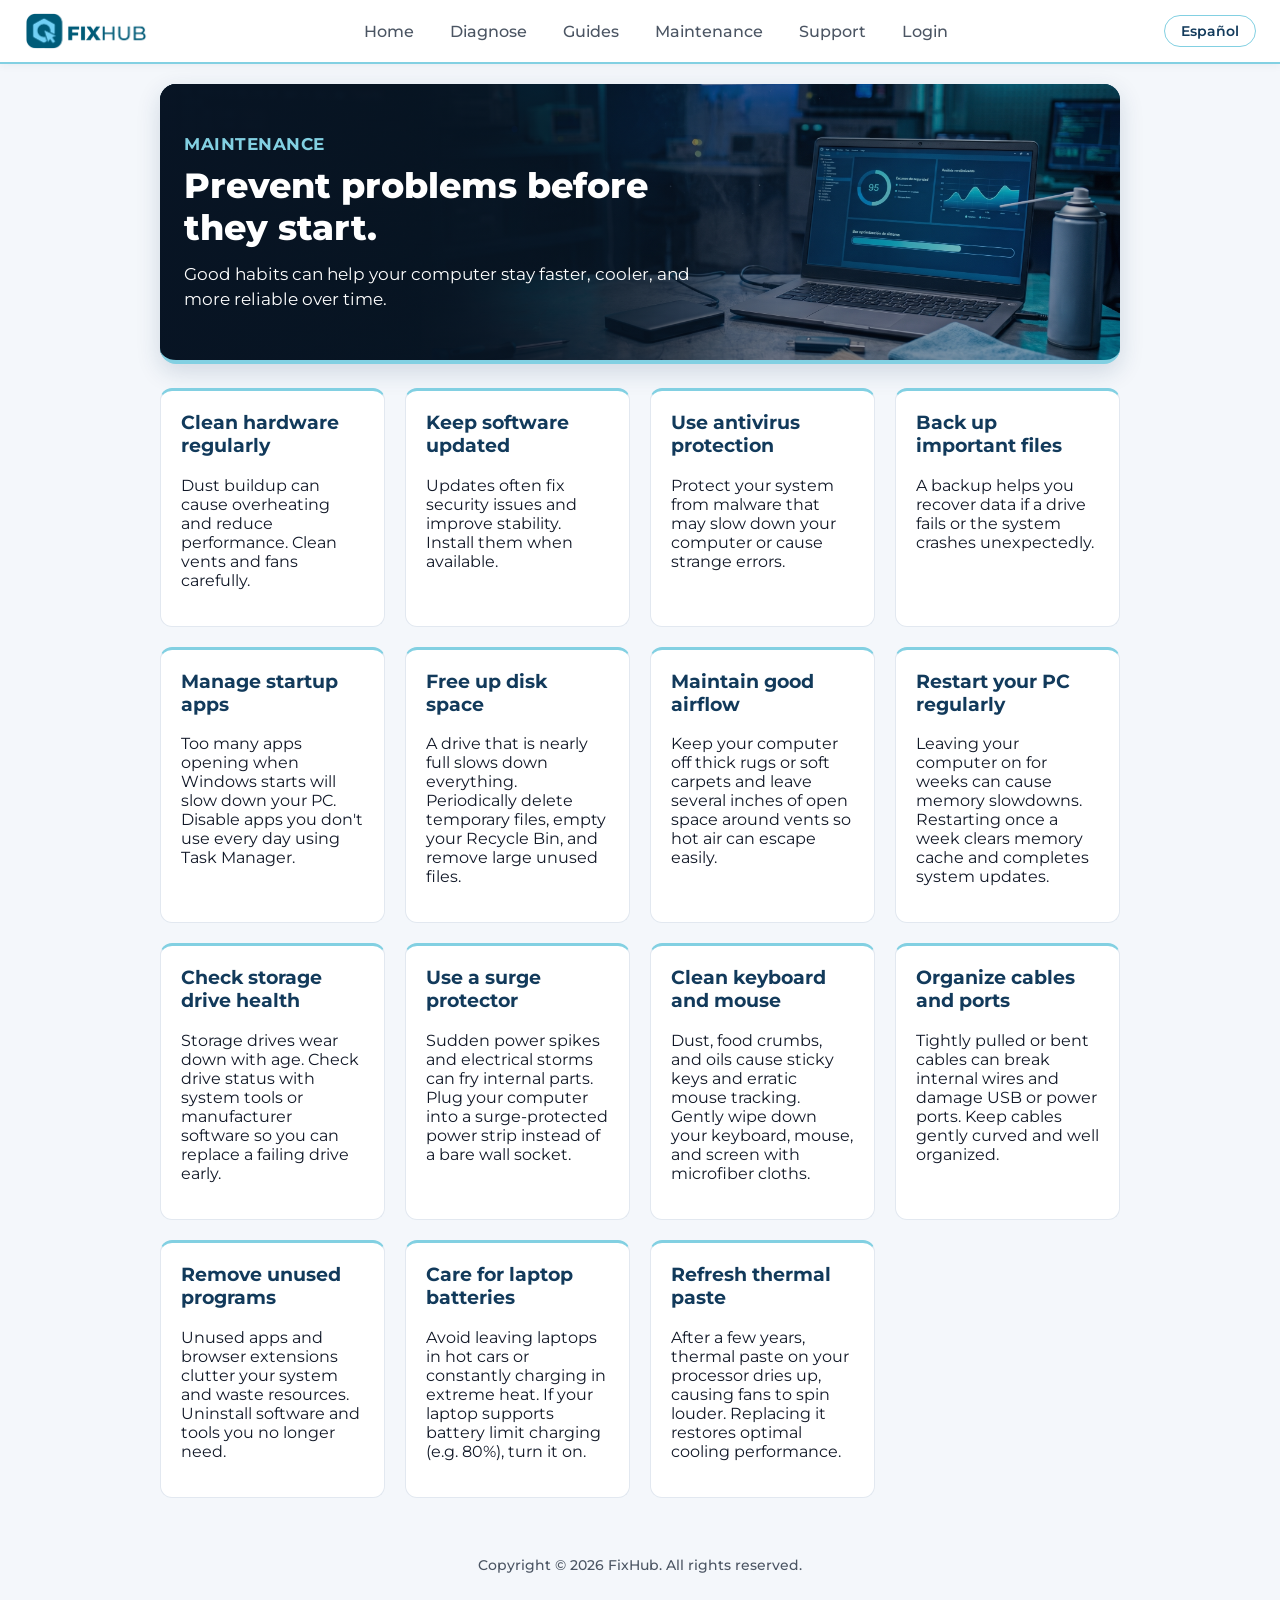
<file: html/mainteinance.html>
<!-- MAINTENANCE -->

<!DOCTYPE html>
<!-- PAGE LANGUAGE -->
<html lang="en">

<!-- HEAD BEGGINING -->
<head>
  <meta charset="UTF-8">
  <meta name="viewport" content="width=device-width, initial-scale=1.0">
  <title>FixHub | Maintenance</title>
  <link rel="stylesheet" href="../css/style.css">
</head>
<!-- HEAD ENDING -->

<!-- BODY BEGGINING -->
<body>
  <script src="../js/translations.js"></script>
  <!-- HEADER BEGINNING -->
  <header class="header">
    <input type="checkbox" id="nav-toggle" class="nav-toggle">
    <a class="logo" href="index.html" aria-label="FixHub">
      <img class="logo-img" src="../resources/LOGOS/fixhub_logo_azul.png" alt="FixHub">
    </a>
    <label for="nav-toggle" class="hamburger"></label>
    <nav class="flex-nav" aria-label="navbar">
      <a data-i18n-block="navHome" href="index.html">Home</a>
      <a data-i18n-block="navDiagnose" href="diagnose.html">Diagnose</a>
      <a data-i18n-block="navGuides" href="guide.html">Guides</a>
      <a data-i18n-block="navMaintenance" href="mainteinance.html">Maintenance</a>
      <a data-i18n-block="navSupport" href="support.html">Support</a>
      <a data-i18n-block="navLogin" class="login-btn" href="login.html">Login</a>
      <a data-i18n-block="navLogout" class="logout-btn" href="../php/logout.php">Logout</a>
    </nav>
    <button id="lang-btn" onclick="toggleLanguage()">Español</button>
  </header>
  <!-- HEADER ENDING -->

  <!-- PAGE CONTENT BEGINNING -->
  <main>

    <!-- HERO BEGGINING-->
    <section class="hero-maintenance">
      <div class="hero-content">
        <p data-i18n-block="MaintenanceHeroTagline" class="tagline">Maintenance</p>
        <h1 data-i18n-block="MaintenanceHeroTitle">Prevent problems before they start.</h1>
        <p data-i18n-block="MaintenanceHeroDesc">Good habits can help your computer stay faster, cooler, and more reliable over time.</p>
      </div>
    </section>

    <!-- RECOMMENDATIONS GRID BEGGINING -->
    <section class="grid-home">

      <!-- CLEAN HARDWARE -->
      <article class="card">
        <h3 data-i18n-block="HardwareHero">Clean hardware regularly</h3>
        <p data-i18n-block="HardwareHeroDesc">Dust buildup can cause overheating and reduce performance. Clean vents and fans carefully.</p>
      </article>

      <!-- SOFTWARE UP TO DATE -->
      <article class="card">
        <h3 data-i18n-block="SoftwareHero">Keep software updated</h3>
        <p data-i18n-block="SoftwareHeroDesc">Updates often fix security issues and improve stability. Install them when available.</p>
      </article>

      <!-- ANTIVIRUS -->
      <article class="card">
        <h3 data-i18n-block="AntiVirusHero">Use antivirus protection</h3>
        <p data-i18n-block="AntiVirusHeroDesc">Protect your system from malware that may slow down your computer or cause strange errors.</p>
      </article>

      <!-- BACKUP -->
      <article class="card">
        <h3 data-i18n-block="BackupHero">Back up important files</h3>
        <p data-i18n-block="BackupHeroDesc">A backup helps you recover data if a drive fails or the system crashes unexpectedly.</p>
      </article>

      <!-- STARTUP APPS -->
      <article class="card">
        <h3 data-i18n-block="StartupHero">Manage startup apps</h3>
        <p data-i18n-block="StartupHeroDesc">Too many apps opening when Windows starts will slow down your PC. Disable apps you don't use every day using Task Manager.</p>
      </article>

      <!-- FREE DISK SPACE -->
      <article class="card">
        <h3 data-i18n-block="DiskSpaceHero">Free up disk space</h3>
        <p data-i18n-block="DiskSpaceHeroDesc">A drive that is nearly full slows down everything. Periodically delete temporary files, empty your Recycle Bin, and remove large unused files.</p>
      </article>

      <!-- PROPER AIRFLOW -->
      <article class="card">
        <h3 data-i18n-block="AirflowHero">Maintain good airflow</h3>
        <p data-i18n-block="AirflowHeroDesc">Keep your computer off thick rugs or soft carpets and leave several inches of open space around vents so hot air can escape easily.</p>
      </article>

      <!-- PERIODIC RESTARTS -->
      <article class="card">
        <h3 data-i18n-block="RestartHero">Restart your PC regularly</h3>
        <p data-i18n-block="RestartHeroDesc">Leaving your computer on for weeks can cause memory slowdowns. Restarting once a week clears memory cache and completes system updates.</p>
      </article>

      <!-- STORAGE DRIVE HEALTH -->
      <article class="card">
        <h3 data-i18n-block="DriveHealthHero">Check storage drive health</h3>
        <p data-i18n-block="DriveHealthHeroDesc">Storage drives wear down with age. Check drive status with system tools or manufacturer software so you can replace a failing drive early.</p>
      </article>

      <!-- SURGE PROTECTOR -->
      <article class="card">
        <h3 data-i18n-block="SurgeProtectionHero">Use a surge protector</h3>
        <p data-i18n-block="SurgeProtectionHeroDesc">Sudden power spikes and electrical storms can fry internal parts. Plug your computer into a surge-protected power strip instead of a bare wall socket.</p>
      </article>

      <!-- CLEAN PERIPHERALS -->
      <article class="card">
        <h3 data-i18n-block="PeripheralsHero">Clean keyboard and mouse</h3>
        <p data-i18n-block="PeripheralsHeroDesc">Dust, food crumbs, and oils cause sticky keys and erratic mouse tracking. Gently wipe down your keyboard, mouse, and screen with microfiber cloths.</p>
      </article>

      <!-- CABLE MANAGEMENT -->
      <article class="card">
        <h3 data-i18n-block="CableCareHero">Organize cables and ports</h3>
        <p data-i18n-block="CableCareHeroDesc">Tightly pulled or bent cables can break internal wires and damage USB or power ports. Keep cables gently curved and well organized.</p>
      </article>

      <!-- UNINSTALL UNUSED SOFTWARE -->
      <article class="card">
        <h3 data-i18n-block="UninstallUnusedHero">Remove unused programs</h3>
        <p data-i18n-block="UninstallUnusedHeroDesc">Unused apps and browser extensions clutter your system and waste resources. Uninstall software and tools you no longer need.</p>
      </article>

      <!-- LAPTOP BATTERY CARE -->
      <article class="card">
        <h3 data-i18n-block="BatteryCareHero">Care for laptop batteries</h3>
        <p data-i18n-block="BatteryCareHeroDesc">Avoid leaving laptops in hot cars or constantly charging in extreme heat. If your laptop supports battery limit charging (e.g. 80%), turn it on.</p>
      </article>

      <!-- THERMAL PASTE -->
      <article class="card">
        <h3 data-i18n-block="ThermalPasteHero">Refresh thermal paste</h3>
        <p data-i18n-block="ThermalPasteHeroDesc">After a few years, thermal paste on your processor dries up, causing fans to spin louder. Replacing it restores optimal cooling performance.</p>
      </article>

    </section>
    <!-- RECOMMENDATIONS GRID ENDING -->

  </main>
  <!-- PAGE CONTENT ENDING -->

  <!-- FOOTER BEGINNING -->
  <footer class="footer">
    <p data-i18n-block="footerText">Copyright © 2026 FixHub. All rights reserved.</p>
  </footer>
  <!-- FOOTER ENDING -->

  <script src="../js/auth.js"></script>
</body> <!-- BODY ENDING -->

</html> <!-- HTML ENDING -->
</file>
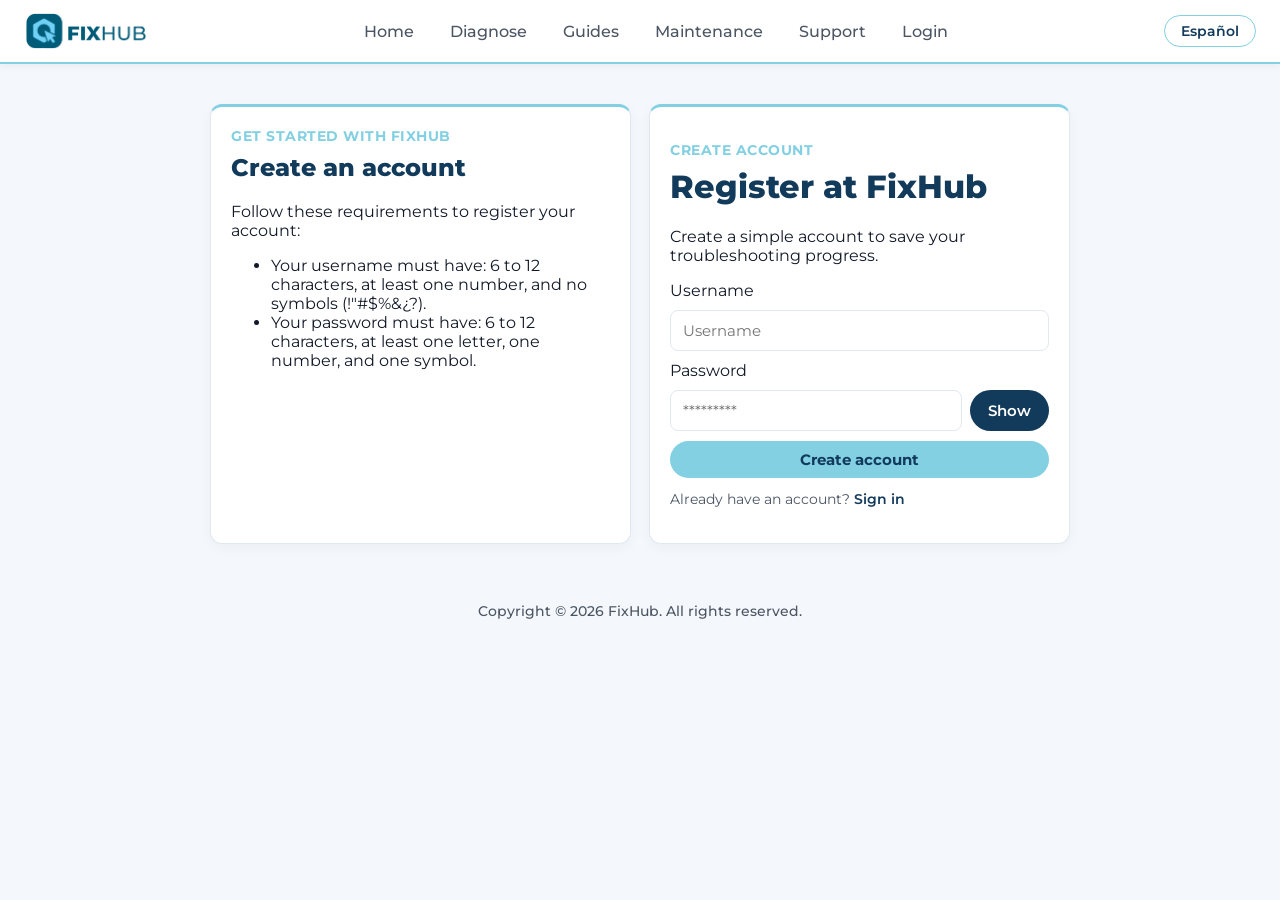
<file: html/register.html>
<!-- REGISTER -->

<!DOCTYPE html>
<!-- PAGE LANGUAGE -->
<html lang="en">

<!-- HEAD BEGINNING -->
<head>
  <meta charset="UTF-8">
  <meta name="viewport" content="width=device-width, initial-scale=1.0">
  <title>FixHub | Register</title>
  <link rel="stylesheet" href="../css/style.css">
</head>
<!-- HEAD ENDING -->

<!-- BODY BEGGINING -->
<body class="auth-body">
  <script src="../js/translations.js"></script>
  <!-- HEADER BEGINNING -->
  <header class="header">
    <input type="checkbox" id="nav-toggle" class="nav-toggle">
    <a class="logo" href="index.html" aria-label="FixHub">
      <img class="logo-img" src="../resources/LOGOS/fixhub_logo_azul.png" alt="FixHub">
    </a>
    <label for="nav-toggle" class="hamburger"></label>
    <nav class="flex-nav" aria-label="navbar">
      <a data-i18n-block="navHome" href="index.html">Home</a>
      <a data-i18n-block="navDiagnose" href="diagnose.html">Diagnose</a>
      <a data-i18n-block="navGuides" href="guide.html">Guides</a>
      <a data-i18n-block="navMaintenance" href="mainteinance.html">Maintenance</a>
      <a data-i18n-block="navSupport" href="support.html">Support</a>
      <a data-i18n-block="navLogin" class="login-btn" href="login.html">Login</a>
      <a data-i18n-block="navLogout" class="logout-btn" href="../php/logout.php">Logout</a>
    </nav>
    <button id="lang-btn" onclick="toggleLanguage()">Español</button>
  </header>
  <!-- HEADER ENDING -->

  <!-- PAGE CONTENT BEGINNING -->
  <div class="auth-page">
    <main class="auth-layout">

      <!-- LEFT BOX BEGINNING -->
      <section class="auth-intro">
        <p class="auth-tagline" data-i18n-block="regAuthTagline">Get started with FixHub</p>
        <h1 data-i18n-block="regAuthTitle">Create an account</h1>
        <p data-i18n-block="regAuthDesc">Follow these requirements to register your account:</p>
        <ul>
          <li data-i18n-block="regAuthDesc1">Your username must have: 6 to 12 characters, at least one number, and no symbols (!"#$%&amp;¿?).</li>
          <li data-i18n-block="regAuthDesc2">Your password must have: 6 to 12 characters, at least one letter, one number, and one symbol.</li>
        </ul>
      </section>
      <!-- LEFT BOX ENDING -->

      <!-- RIGHT BOX BEGGINING (REGISTER FORM)-->
      <!-- Connect the register form using JavaScript -->
      <div class="auth-card">
        <p class="auth-tagline" data-i18n-block="registerCardTagline">Create account</p>
        <h1 data-i18n-block="registerCardTitle">Register at FixHub</h1>
        <p data-i18n-block="registerCardDesc">Create a simple account to save your troubleshooting progress.</p>

        <!-- USERNAME-->
        <form class="auth-form" id="registerForm" action="../php/register.php" method="POST">
          <label for="username" data-i18n-block="regAuthUsername">Username</label>
          <input type="text" id="username" name="username" placeholder="Username">

          <!-- PASSWORD -->
          <label for="password" data-i18n-block="regAuthPassword">Password</label>
          <div class="password-box">
            <input type="password" id="password" name="password" placeholder="*********">
            <button type="button" id="togglePassword" data-i18n-block="showPasswordBtn">Show</button>
          </div>

          <!-- CREATE ACCOUNT-->
          <button type="submit" class="button-primary" data-i18n-block="regAuthButton">Create account</button>
        </form>

        <!-- LOGIN REDIRECTION-->
        <p class="auth-link" data-i18n-block="regAuthLink">Already have an account? <a href="login.html">Sign in</a></p>
      </div>
      <!-- RIGHT BOX ENDING (REGISTER FORM)-->

    </main>
  </div>
  <!-- PAGE CONTENT ENDING -->

  <!-- FOOTER BEGINNING -->
  <footer class="footer">
    <p data-i18n-block="footerText">Copyright © 2026 FixHub. All rights reserved.</p>
  </footer>
  <!-- FOOTER ENDING -->

  <script src="../js/auth.js"></script>
  <script src="../js/validate.js"></script>
</body> <!-- BODY ENDING-->

</html> <!-- HTML ENDING-->
</file>
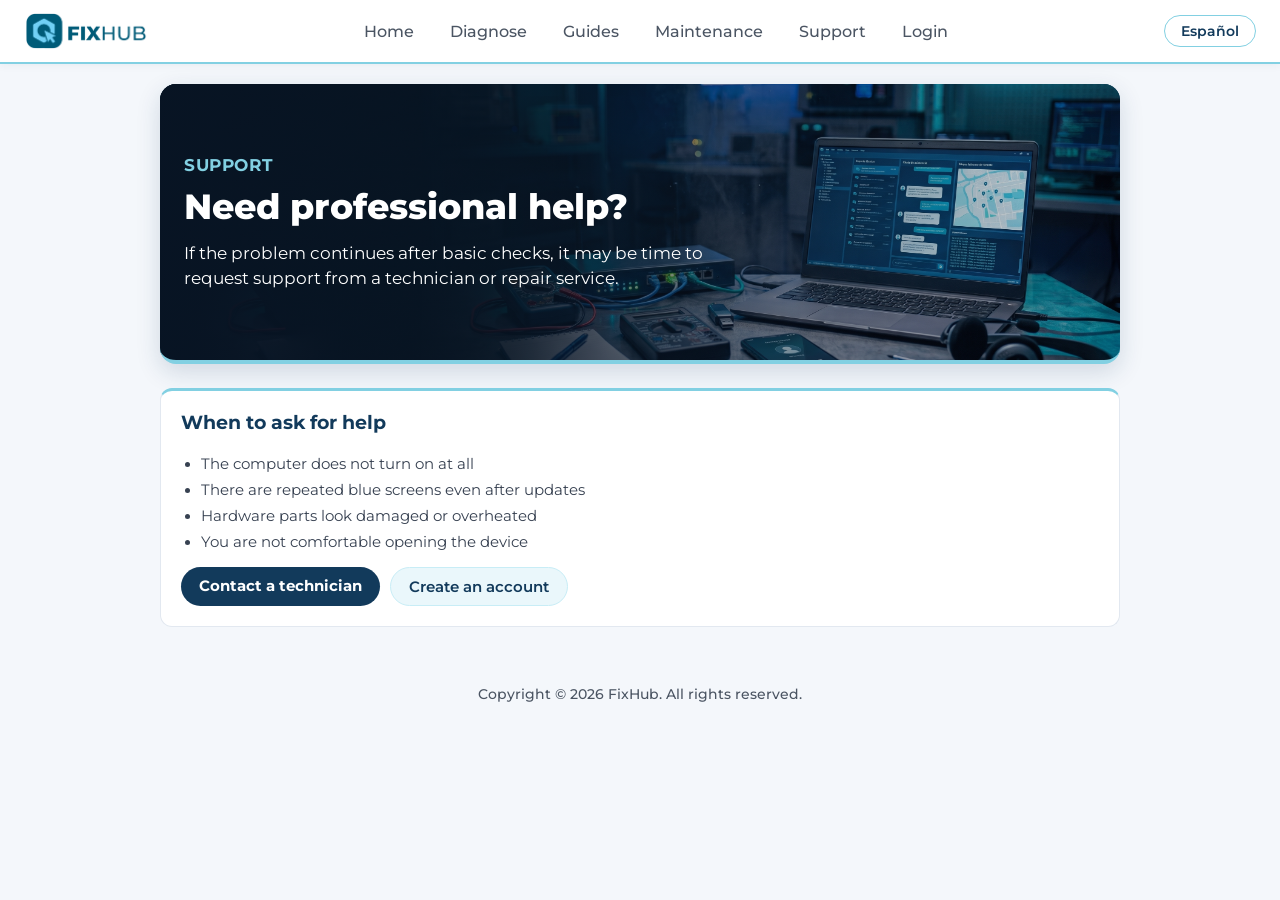
<file: html/support.html>
<!-- SUPPORT -->

<!DOCTYPE html>
<!-- PAGE LANGUAGE -->
<html lang="en">

<!-- HEAD BEGGINING -->
<head>
  <meta charset="UTF-8">
  <meta name="viewport" content="width=device-width, initial-scale=1.0">
  <title>FixHub | Support</title>
  <link rel="stylesheet" href="../css/style.css">
</head>
<!-- HEAD ENDING -->

<!-- BODY BEGGINING -->
<body>
  <script src="../js/translations.js"></script>
  <!-- HEADER BEGINNING -->
  <header class="header">
    <input type="checkbox" id="nav-toggle" class="nav-toggle">
    <a class="logo" href="index.html" aria-label="FixHub">
      <img class="logo-img" src="../resources/LOGOS/fixhub_logo_azul.png" alt="FixHub">
    </a>
    <label for="nav-toggle" class="hamburger"></label>
    <nav class="flex-nav" aria-label="navbar">
      <a data-i18n-block="navHome" href="index.html">Home</a>
      <a data-i18n-block="navDiagnose" href="diagnose.html">Diagnose</a>
      <a data-i18n-block="navGuides" href="guide.html">Guides</a>
      <a data-i18n-block="navMaintenance" href="mainteinance.html">Maintenance</a>
      <a data-i18n-block="navSupport" href="support.html">Support</a>
      <a data-i18n-block="navLogin" class="login-btn" href="login.html">Login</a>
      <a data-i18n-block="navLogout" class="logout-btn" href="../php/logout.php">Logout</a>
    </nav>
    <button id="lang-btn" onclick="toggleLanguage()">Español</button>
  </header>
  <!-- HEADER ENDING -->

  <!-- PAGE CONTENT BEGINNING -->
  <main>

    <!-- INTRO -->
    <section class="hero-support">
      <div class="hero-content">
        <p class="tagline" data-i18n-block="supportHeroTagline">Support</p>
        <h1 data-i18n-block="supportHeroTitle">Need professional help?</h1>
        <p data-i18n-block="supportHeroDesc">If the problem continues after basic checks, it may be time to request support from a technician or repair service.</p>
      </div>
    </section>

    <!-- SUPPORT CARD BEGINNING -->
    <section class="card">
      <h3 data-i18n-block="supportCardTitle">When to ask for help</h3>
      <ul>
        <li data-i18n-block="supportCardItem1">The computer does not turn on at all</li>
        <li data-i18n-block="supportCardItem2">There are repeated blue screens even after updates</li>
        <li data-i18n-block="supportCardItem3">Hardware parts look damaged or overheated</li>
        <li data-i18n-block="supportCardItem4">You are not comfortable opening the device</li>
      </ul>
      <div class="actions">
        <a class="button-primary" href="mailto:support@fixhub.com" data-i18n-block="supportCardButton1">Contact a technician</a>
        <a class="button-secondary" href="login.html" data-i18n-block="supportCardButton2">Create an account</a>
      </div>
    </section>
    <!-- SUPPORT CARD ENDING -->

  </main>
  <!-- PAGE CONTENT ENDING -->

  <!-- FOOTER BEGINNING -->
  <footer class="footer">
    <p data-i18n-block="footerText">Copyright © 2026 FixHub. All rights reserved.</p>
  </footer>
  <!-- FOOTER ENDING -->

  <script src="../js/auth.js"></script>
</body> <!-- BODY ENDING -->

</html> <!-- HTML ENDING -->
</file>
<file: css/style.css>
/* ============================================================================== */
/* STYLE - CSS (style.css) */
/* Here we have the CSS file that changes the colors, sizes, and positions of all elements on our HTML pages. */
/* This file is linked inside the <head> of all our HTML pages and welcome.php. */
/* ============================================================================== */

/* -------------------------------------------------------------- */
/* KEYWORDS EXPLANATION: */
/* -------------------------------------------------------------- */

/*What is a selector for? It is the name we write before the { } brackets to tell CSS which HTML element we want to change.*/

/*If it starts with a dot (like .header), it selects an HTML class (class="header").*/
/*If it starts with a hashtag (like #lang-btn), it selects an HTML id (id="lang-btn").*/
/*If it has no symbol (like body or a), it selects that HTML tag directly (<body> or <a>).*/


/* ------------------------------------------------------------------------------ */
/* 1. GLOBAL VARIABLES & TYPOGRAPHY */
/* ------------------------------------------------------------------------------ */

/*Here we use @import to download the "Montserrat" font from Google Fonts so we can use it on all our pages.*/
@import url('https://fonts.googleapis.com/css2?family=Montserrat:ital,wght@0,400;0,500;0,600;0,700;0,800;1,400&display=swap');

/* What is :root for? :root is where we create color variables (starting with --) for the whole website. */
/* Instead of writing color codes like #123A5B many times, we save them here with a name and use var() later. */
:root {
    --bg: #f4f7fb;              /*Here we save the light gray color for the page background*/
    --primary: #123A5B;         /*Here we save the main dark navy blue color of FixHub*/
    --primary-hover: #0c263c;   /*Here we save a darker blue used when the mouse passes over a button*/
    --accent: #82D0E2;          /*Here we save the light cyan color used for borders and highlights*/
    --accent-hover: #6bc3d7;    /*Here we save a slightly darker cyan for when the mouse passes over*/
    --accent-light: #eaf7fb;    /*Here we save a very soft cyan for small labels and button backgrounds*/
    --text-main: #111827;       /*Here we save the main dark text color (almost black) so it is easy to read*/
    --text-muted: #4b5563;      /*Here we save a gray text color for secondary descriptions and links*/
    --border-subtle: #e2e8f0;   /*Here we save a soft gray color for the borders of the cards*/
}

/* ------------------------------------------------------------------------------ */
/* 2. BASE RESET & BOX MODEL */
/* ------------------------------------------------------------------------------ */

/*Here we change the style of all elements on the page using the * symbol (which means "everything").*/
/*What is box-sizing: border-box for? It makes sure that when we add padding or borders to a box, the box does not grow bigger than its width and break the page.*/
* {
    box-sizing: border-box;
}

/*Here we change the style of the <body> tag (the main screen of all our HTML pages).*/
body {
    margin: 0; /*Removes the empty white space that browsers put around the edges by default*/
    font-family: 'Montserrat', Arial, Helvetica, sans-serif; /*Sets the Montserrat font we imported above*/
    background: var(--bg); /*Uses var() to apply our light gray background variable (--bg)*/
    color: var(--text-main); /*Uses var() to apply our dark text color variable (--text-main)*/
}

/*Here we change the style of all <a> tags (all clickable links on the website).*/
a {
    text-decoration: none; /*Removes the default underline from all links*/
}

/* ------------------------------------------------------------------------------ */
/* 3. HEADER & NAVIGATION BAR */
/* ------------------------------------------------------------------------------ */

/*Here we change the style of the .header container (the top white bar on all our HTML pages).*/
/*What is display: flex for? Flexbox is a tool that puts the elements inside a container side by side in a row.*/
.header {
    display: flex; /*Puts the logo, navigation links, and language button in the same horizontal row*/
    justify-content: space-between; /*Pushes the logo to the left side and the menu/buttons to the right side*/
    align-items: center; /*Centers all items vertically in the middle of the bar*/
    padding: 12px 24px; /*Adds 12px of inner space on top/bottom and 24px on left/right*/
    background: #ffffff; /*White background color*/
    border-bottom: 2px solid var(--accent); /*Adds a 2px cyan line at the bottom of the header*/
    box-shadow: 0 2px 8px rgba(18, 58, 91, 0.05); /*Adds a very soft shadow under the header (rgba adds color with 5% transparency)*/
}

/*Here we change the style of the .logo-img image (the FixHub logo inside the header).*/
.logo-img {
    height: 38px; /*Sets the height of the logo to 38 pixels (the width adjusts automatically)*/
    display: block; /*Removes any extra empty space below the image*/
}

/*Here we change the style of the .flex-nav container (the <nav> menu that holds the page links).*/
.flex-nav {
    display: flex; /*Puts all the navigation links side by side in a row*/
    gap: 12px; /*Leaves 12px of empty space between each link*/
    align-items: center; /*Centers the links vertically*/
}

/*Here we change the style of the <a> links inside the .flex-nav container.*/
.flex-nav a {
    padding: 6px 12px; /*Adds clickable inner space around each word in the menu*/
    color: var(--text-muted); /*Paints the menu links in gray color*/
    font-weight: 500; /*Makes the letters medium thickness*/
    transition: 0.2s; /*Makes the color change smoothly in 0.2 seconds when hovering*/
}

/*Here we change the style of the .flex-nav links when the user puts the mouse over them (:hover means mouse over).*/
.flex-nav a:hover {
    color: var(--primary); /*Changes the link color from gray to dark navy blue*/
}

/*Here we change the style of the .login-btn and .logout-btn links inside .flex-nav.*/
/*This connects with auth.js: we hide both buttons first, and then auth.js shows only the right one depending on session_status.php.*/
.flex-nav a.login-btn,
.flex-nav a.logout-btn {
    display: none; /*Hides both buttons by default until JavaScript checks if the user is logged in*/
}

/*Here we change the style of the .logout-btn link so it looks red.*/
.flex-nav a.logout-btn {
    color: #e53e3e; /*Paints the Logout text in red*/
}

/*Here we change the style of .logout-btn when the mouse is over it (:hover).*/
.flex-nav a.logout-btn:hover {
    color: #b91c1c; /*Changes the Logout text to a darker red*/
}

/*Here we change the style of the .nav-toggle checkbox (used to open and close the menu on phones).*/
.nav-toggle {
    display: none; /*Hides the little checkbox square so nobody sees it on the screen*/
}

/*Here we change the style of the .hamburger label (the 3-bars menu icon for mobile phones).*/
.hamburger {
    display: none; /*Hides the hamburger icon on computer screens (it only turns on for phones in the @media section at the bottom)*/
    width: 30px; /*Sets the width of the icon to 30px*/
    height: 30px; /*Sets the height of the icon to 30px*/
    background-image: url('../resources/menu.png'); /*Loads the 3-bars image from the resources folder*/
    background-size: contain; /*Scales the image so it fits inside the 30x30px box*/
    background-repeat: no-repeat; /*Stops the image from repeating like tiles*/
    background-position: center; /*Centers the image in the middle of the box*/
    cursor: pointer; /*Changes the mouse arrow into a little hand when pointing at it*/
}

/* ------------------------------------------------------------------------------ */
/* 4. BUTTONS & INTERACTIVE CONTROLS */
/* ------------------------------------------------------------------------------ */

/*Here we change the base style of all .button-primary, .button-secondary links and <button> elements across the website.*/
.button-primary,
.button-secondary,
button {
    border: none; /*Removes default borders*/
    border-radius: 50px; /*Rounds the corners completely so the button looks like a pill*/
    padding: 9px 18px; /*Adds space inside the button (9px top/bottom, 18px left/right)*/
    background: var(--primary); /*Sets the background color to dark navy blue*/
    color: #fff; /*Sets the text color to white*/
    cursor: pointer; /*Changes the mouse arrow into a clicking hand*/
    text-align: center; /*Centers the text inside the button*/
    display: inline-block; /*Allows the button to have padding and sit next to other buttons*/
    font-size: 0.95rem; /*What is rem for? 1rem is the normal text size of the browser (16px), so 0.95rem is slightly smaller*/
    font-family: inherit; /*Forces the button to use our Montserrat font from body*/
    font-weight: 600; /*Makes the button text semi-bold*/
    transition: 0.2s; /*Makes background and shadow changes animate smoothly in 0.2 seconds*/
}

/*Here we change the style of .button-primary, .button-secondary and <button> when the mouse is over them (:hover).*/
.button-primary:hover,
.button-secondary:hover,
button:hover {
    box-shadow: 0 6px 14px rgba(18, 58, 91, 0.25); /*Adds a shadow under the button when hovering*/
}

/*Here we change the style of the .button-primary button (the main highlighted button on banners and forms).*/
.button-primary {
    background: var(--accent); /*Changes background to light cyan*/
    color: var(--primary); /*Changes text color to dark navy blue so it contrasts with the cyan*/
    font-weight: 700; /*Makes the text bold*/
}

/*Here we change the style of .button-primary when the mouse is over it (:hover).*/
.button-primary:hover {
    background: var(--accent-hover); /*Changes background to a slightly darker cyan*/
}

/*Here we change the style of the .button-secondary button (the second button in the banner on index.html).*/
.button-secondary {
    background: rgba(255, 255, 255, 0.16); /*Uses white color with 16% opacity so it looks semi-transparent*/
    color: #fff; /*White text*/
    border: 1px solid rgba(255, 255, 255, 0.4); /*Semi-transparent white border*/
    font-weight: 600;
}

/*Here we change the style of .button-secondary when the mouse is over it (:hover).*/
.button-secondary:hover {
    background: rgba(255, 255, 255, 0.28); /*Makes the semi-transparent white background brighter (28% opacity)*/
}

/*Here we change the style of .button-primary when it is inside a white .card container (used on support.html).*/
/*Because the card is white, we change the button to dark navy blue so it stands out better.*/
.card .button-primary {
    background: var(--primary);
    color: #fff;
}

/*Here we change the style of .card .button-primary when the mouse is over it (:hover).*/
.card .button-primary:hover {
    background: var(--primary-hover);
}

/*Here we change the style of .button-secondary when it is inside a white .card container (used on support.html).*/
.card .button-secondary {
    background: var(--accent-light); /*Soft cyan background*/
    color: var(--primary); /*Dark navy blue text*/
    border: 1px solid #c8edf6; /*Light cyan border*/
}

/*Here we change the style of .card .button-secondary when the mouse is over it (:hover).*/
.card .button-secondary:hover {
    background: #d8f3fa;
    color: var(--primary-hover);
}

/*Here we change the style of the #lang-btn button (the Español / English button in the header that runs toggleLanguage() from translations.js).*/
#lang-btn {
    background: #fff; /*White background*/
    color: var(--primary); /*Navy blue text*/
    border: 1.5px solid var(--accent); /*Cyan border*/
    font-size: 0.88rem;
    font-weight: 600;
    padding: 6px 16px;
}

/*Here we change the style of #lang-btn when the mouse is over it (:hover).*/
#lang-btn:hover {
    background: var(--accent-light); /*Soft cyan background on hover*/
    border-color: var(--primary); /*Navy blue border on hover*/
    box-shadow: 0 2px 8px rgba(18, 58, 91, 0.12);
}

/* ------------------------------------------------------------------------------ */
/* 5. PAGE LAYOUT CONTAINERS */
/* ------------------------------------------------------------------------------ */

/*Here we change the style of the <main> container (the main content area on all our HTML pages).*/
main {
    max-width: 1000px; /*Stops the content from stretching wider than 1000px on big computer screens*/
    margin: 0 auto; /*What is margin: 0 auto for? 0 is for top/bottom, and "auto" pushes equally from left and right to center the container in the middle of the screen*/
    padding: 20px; /*Adds 20px of inner space on all 4 sides*/
}

/*Here we change the style of the .welcome-message text (used on index.html to show "Bienvenido, username!" after logging in).*/
.welcome-message {
    margin: 0 0 16px; /*Adds 16px of space below the message*/
    color: var(--primary); /*Navy blue text*/
    font-size: 1.35rem; /*Makes the greeting text bigger*/
    font-weight: 700; /*Bold text*/
    text-align: center; /*Centers the greeting in the middle of the page*/
}

/* ------------------------------------------------------------------------------ */
/* 6. HERO SECTION - HOMEPAGE (INDEX FULL-WIDTH COVER) */
/* ------------------------------------------------------------------------------ */

/*Here we change the style of the .hero-index container (the big full-width banner at the top of index.html).*/
/*What is linear-gradient() for? It puts a dark shadow layer on top of the photo (darker on the left at 92%, clearer on the right at 20%) so the white text on the left is easy to read.*/
.hero-index {
    background-image: linear-gradient(to right, rgba(8, 20, 36, 0.92), rgba(8, 20, 36, 0.2)), url('../resources/banners/indexBG.jpg');
    background-size: cover; /*Makes the background photo cover the whole banner without stretching*/
    background-position: center; /*Centers the background photo*/
    background-repeat: no-repeat; /*Prevents the photo from repeating*/
    min-height: 480px; /*Makes sure the banner is at least 480px tall on computer screens*/
    display: flex; /*Uses Flexbox so we can center the text vertically*/
    align-items: center; /*Centers the text box vertically inside the banner*/
    padding: 50px 24px;
    border-bottom: 4px solid var(--accent); /*Cyan line at the bottom of the banner*/
    box-shadow: 0 4px 20px rgba(18, 58, 91, 0.12);
}

/*Here we change the style of the .hero-index-container box inside the homepage banner.*/
.hero-index-container {
    max-width: 1000px; /*Matches the 1000px width of <main> so the text lines up with the cards below*/
    margin: 0 auto; /*Centers this container in the middle of the banner*/
    width: 100%;
}

/*Here we change the style of the .hero-index-content container that holds the title, paragraph, and buttons on index.html.*/
.hero-index-content {
    max-width: 540px; /*Limits the text to 540px on the left side so it does not cover the right side of the photo*/
    color: #fff; /*White text for everything inside this container*/
}

/*Here we change the style of the <h1> main title inside .hero-index-content.*/
.hero-index-content h1 {
    font-size: 2.2rem; /*Big title size*/
    font-weight: 800; /*Extra bold letters*/
    line-height: 1.25; /*Controls the vertical space between lines of text so they don't touch*/
    margin: 8px 0 14px;
}

/*Here we change the style of the <p> description paragraph inside .hero-index-content.*/
.hero-index-content p {
    font-size: 1.05rem;
    line-height: 1.6; /*Leaves comfortable space between lines of the paragraph*/
    margin: 0;
    color: #e2e8f0; /*Soft light gray-white color*/
}

/*Here we change the style of the .hero-actions container (the box that holds the 2 buttons inside the homepage banner).*/
.hero-actions {
    display: flex; /*Puts "Start Diagnosis" and "Explore Guides" side by side*/
    gap: 12px; /*Leaves 12px of space between the 2 buttons*/
    margin-top: 22px; /*Leaves 22px of space above the buttons*/
}

/* ------------------------------------------------------------------------------ */
/* 7. HERO BANNERS - INNER SECTIONS (DIAGNOSE, GUIDES, MAINTENANCE, SUPPORT) */
/* ------------------------------------------------------------------------------ */

/*Here we change the shared style of the 4 inner page banners (.hero-diagnose, .hero-guides, .hero-maintenance, and .hero-support).*/
.hero-diagnose,
.hero-guides,
.hero-maintenance,
.hero-support {
    display: flex;
    padding: 24px;
    background-color: var(--primary); /*Fallback navy blue color while the image loads*/
    background-size: cover; /*Makes the background photo fill the whole box*/
    background-position: center right; /*Focuses on the right side of the photo*/
    background-repeat: no-repeat;
    min-height: 280px; /*Sets a minimum height of 280px for the banner*/
    align-items: center; /*Centers the text vertically inside the banner*/
    color: #fff; /*White text*/
    border-radius: 16px; /*Rounds the 4 corners of the banner by 16px*/
    margin-bottom: 24px; /*Leaves 24px of space between the banner and the cards below*/
    border-bottom: 4px solid var(--accent); /*Cyan bottom border*/
    box-shadow: 0 8px 24px rgba(18, 58, 91, 0.16);
}

/*Here we change the style of the .hero-content container (the text area inside each inner banner).*/
.hero-content {
    max-width: 540px; /*Keeps the text on the left half of the banner (up to 540px wide)*/
}

/*Here we change the style of the <h1> title inside .hero-content.*/
.hero-content h1 {
    margin: 8px 0 12px;
    font-size: 2.2rem;
    line-height: 1.2;
    font-weight: 800;
}

/*Here we change the style of the <p> paragraph inside .hero-content.*/
.hero-content p {
    margin: 0;
    font-size: 1.05rem;
    line-height: 1.5;
}

/*Here we change the background image of each inner page banner (.hero-diagnose, .hero-guides, .hero-maintenance, and .hero-support).*/
/*Just like in .hero-index, we use linear-gradient(to right, ...) so the left side is dark (92%) to read the white text, and the right side is almost transparent (15%) to see the photo.*/

/*Changes the background photo for the banner on diagnose.html*/
.hero-diagnose {
    background-image: linear-gradient(to right, rgba(8, 20, 36, 0.92), rgba(8, 20, 36, 0.15)), url('../resources/banners/diagnoseBG.jpg');
}

/*Changes the background photo for the banner on guide.html*/
.hero-guides {
    background-image: linear-gradient(to right, rgba(8, 20, 36, 0.92), rgba(8, 20, 36, 0.15)), url('../resources/banners/guidesBG.jpg');
}

/*Changes the background photo for the banner on mainteinance.html*/
.hero-maintenance {
    background-image: linear-gradient(to right, rgba(8, 20, 36, 0.92), rgba(8, 20, 36, 0.15)), url('../resources/banners/mainteinanceBG.jpg');
}

/*Changes the background photo for the banner on support.html*/
.hero-support {
    background-image: linear-gradient(to right, rgba(8, 20, 36, 0.92), rgba(8, 20, 36, 0.15)), url('../resources/banners/supportBG.jpg');
}

/*Here we change the style of the .tagline and .auth-tagline text (the small cyan subtitle above the main titles).*/
.tagline,
.auth-tagline {
    color: var(--accent); /*Cyan text color*/
    font-weight: 700; /*Bold text*/
    font-size: 0.88rem;
    letter-spacing: 0.5px; /*Adds a tiny space between each letter*/
    text-transform: uppercase; /*Automatically turns all letters into CAPITAL LETTERS*/
    margin: 0 0 8px 0;
}

/* ------------------------------------------------------------------------------ */
/* 8. FEATURE CARDS & GRID LAYOUT */
/* [REQUIREMENT: "La página deberá contener y hacer uso de: flexbox, grid y un navigation bar"] */
/* Here is where CSS GRID (display: grid) is programmed to organize the cards into columns and rows. */
/* ------------------------------------------------------------------------------ */

/*Here we change the style of our Grid containers (.grid-home, .grid-guides, and .grid-diag) to organize our cards into rows and columns.*/
/*What is display: grid for? CSS Grid is a layout system that creates a table of columns and rows for cards.*/
.grid-home,
.grid-guides,
.grid-diag {
    display: grid; /*[GRID] Activates CSS Grid layout on the card containers*/
    gap: 20px; /*Leaves 20px of space between every card*/
    margin-top: 20px;
}

/*Here we change the style of the .grid-home container (used on index.html and mainteinance.html).*/
/*What is 1fr 1fr 1fr 1fr for? It divides the row into 4 equal columns (1fr means 1 equal fraction of the space).*/
.grid-home {
    grid-template-columns: 1fr 1fr 1fr 1fr;
}

/*Here we change the style of the .grid-guides and .grid-diag containers (used on guide.html and diagnose.html).*/
/*1fr 1fr divides the row into 2 equal columns.*/
.grid-guides,
.grid-diag {
    grid-template-columns: 1fr 1fr;
}

/*Here we change the style of the .card container (each white box with information on our pages).*/
.card {
    background: #fff; /*White background*/
    border: 1px solid var(--border-subtle); /*Thin light gray border around the card*/
    border-top: 3px solid var(--accent); /*Thicker 3px cyan bar at the very top of the card*/
    border-radius: 12px; /*Rounds the corners of the card*/
    padding: 20px; /*Inner space between the card border and the text*/
    transition: 0.2s; /*Smooth animation in 0.2 seconds when hovering*/
}

/*Here we change the style of the .card container when the user puts the mouse over it (:hover).*/
.card:hover {
    box-shadow: 0 8px 20px rgba(18, 58, 91, 0.08); /*Adds a soft shadow underneath the card*/
    border-top-color: var(--primary); /*Changes the top bar from cyan to dark navy blue*/
}

/*Here we change the style of the <h3> title inside .card and the <h2> title inside .intro-panel.*/
.card h3,
.intro-panel h2 {
    margin-top: 0; /*Removes extra space at the top of the title*/
    color: var(--primary); /*Navy blue color*/
    font-weight: 700;
}

/*Here we change the style of the <ul> bullet list inside the .card container (used on guide.html and support.html).*/
.card ul {
    margin: 12px 0 0;
    padding-left: 20px; /*Moves the bullet points slightly to the right so they stay inside the card*/
    color: #374151;
    font-size: 0.92rem;
    line-height: 1.5;
}

/*Here we change the style of each <li> item inside the card's bullet list.*/
.card ul li {
    margin-bottom: 4px; /*Adds 4px of space between each bullet point*/
}

/*Here we change the style of the .link text links at the bottom of the cards on index.html.*/
.link {
    display: inline-block; /*Allows us to add top margin to the link*/
    margin-top: 10px;
    color: var(--primary); /*Navy blue color*/
    font-weight: 600;
    transition: 0.2s;
}

/*Here we change the style of .link when the mouse is over it (:hover).*/
.link:hover {
    color: var(--accent-hover); /*Changes the text color to cyan*/
    text-decoration: underline; /*Adds an underline when hovering*/
}

/*Here we change the style of the .code-badge label (the small cyan pill that shows "Error code: 0x7B" on guide.html).*/
.code-badge {
    display: inline-block;
    padding: 4px 10px;
    background: var(--accent-light); /*Very soft cyan background*/
    border: 1px solid #c9ecf5;
    border-radius: 50px; /*Makes it pill-shaped*/
    color: var(--primary); /*Navy blue text*/
    font-weight: 600;
    font-size: 0.85rem;
}

/*Here we change the style of the .actions container (holds the 2 buttons at the bottom of the card on support.html).*/
.actions {
    display: flex; /*Puts the buttons side by side*/
    gap: 10px; /*Leaves 10px of space between the buttons*/
    margin-top: 14px;
}

/*Here we change the style of the .intro-panel container (the bottom white box "Why users like FixHub" on index.html).*/
.intro-panel {
    display: flex; /*Puts the title on the left and the description paragraph on the right*/
    justify-content: space-between;
    gap: 20px;
    margin-top: 20px;
    padding: 20px;
    background: #fff;
    border: 1px solid var(--border-subtle);
    border-top: 3px solid var(--accent);
    border-radius: 12px;
    box-shadow: 0 4px 14px rgba(18, 58, 91, 0.04);
}

/* ------------------------------------------------------------------------------ */
/* 9. AUTHENTICATION PAGES (LOGIN & REGISTER) */
/* ------------------------------------------------------------------------------ */

/*Here we change the style of the .auth-page container that wraps the content on login.html and register.html.*/
.auth-page {
    max-width: 900px; /*Limits the width to 900px*/
    margin: 20px auto 0; /*Adds 20px on top and centers the box horizontally with "auto"*/
}

/*Here we change the style of the .auth-layout container (splits login.html and register.html into 2 columns).*/
/*1fr 1fr creates 2 equal columns: the information box on the left and the form box on the right.*/
.auth-layout {
    display: grid;
    grid-template-columns: 1fr 1fr;
    gap: 18px;
}

/*Here we change the style of the .auth-intro (left box) and .auth-card (right form box) containers on login.html and register.html.*/
.auth-intro,
.auth-card {
    background: #fff;
    border: 1px solid var(--border-subtle);
    border-top: 3px solid var(--accent);
    border-radius: 12px;
    padding: 20px;
    box-shadow: 0 4px 14px rgba(18, 58, 91, 0.04);
}

/*Here we change the style of the <h1> titles inside .auth-intro and .auth-card.*/
.auth-intro h1,
.auth-card h1 {
    color: var(--primary);
    font-weight: 800;
    margin-top: 4px;
}

/*Here we change the style of the .auth-form container (the <form> on login.html and register.html).*/
/*What is flex-direction: column for? Instead of putting items side by side, it stacks the labels, inputs, and button one below the other.*/
.auth-form {
    display: flex;
    flex-direction: column;
    gap: 10px; /*Leaves 10px of vertical space between each input and label*/
}

/*Here we change the style of the <input> text boxes inside .auth-form where the user types their username and password.*/
.auth-form input {
    padding: 10px 12px;
    border: 1px solid var(--border-subtle);
    border-radius: 8px;
    font-family: inherit; /*Uses the Montserrat font inside the text boxes*/
    font-size: 0.95rem;
    transition: 0.2s;
}

/*Here we change the style of .auth-form input when the user clicks inside the text box to type (:focus means currently clicked/active).*/
.auth-form input:focus {
    outline: none; /*Removes the default browser outline*/
    border-color: var(--accent); /*Changes the border color to cyan when typing*/
}

/*Here we change the style of the .password-box container so the password input and the Show/Hide button sit side by side in a row.*/
.password-box {
    display: flex; /*Puts the password input and the Show/Hide button in the same horizontal row*/
    gap: 8px; /*Leaves 8px of space between the input and the button*/
}

/*Here we change the style of the <input> inside .password-box so it expands to fill the available space next to the button.*/
.password-box input {
    flex: 1; /*Makes the password box take up all remaining width in the row*/
}

/*Here we change the style of the .auth-link paragraph at the bottom of the form ("New here? Create an account").*/
.auth-link {
    margin-top: 12px;
    color: var(--text-muted);
    font-size: 0.9rem;
}

/*Here we change the style of the <a> link inside .auth-link.*/
.auth-link a {
    color: var(--primary);
    font-weight: 600;
}

/*Here we change the style of .auth-link a when the mouse is over it (:hover).*/
.auth-link a:hover {
    text-decoration: underline;
}

/* ------------------------------------------------------------------------------ */
/* 10. FOOTER */
/* ------------------------------------------------------------------------------ */

/*Here we change the style of the .footer container at the very bottom of all our HTML pages.*/
.footer {
    text-align: center; /*Centers the copyright text*/
    padding: 24px;
    color: var(--text-muted); /*Gray text color*/
    font-size: 0.9rem;
    font-weight: 500;
}

/* ------------------------------------------------------------------------------ */
/* 11. RESPONSIVE DESIGN (MEDIA QUERIES) */
/* ------------------------------------------------------------------------------ */

/*What is @media for? Media Queries let us change the CSS styles automatically when the screen is smaller (like on a tablet or a mobile phone) so the website doesn't look squished.*/

/*Here we change the styles when the screen width is 1024px or smaller (Tablets).*/
@media (max-width: 1024px) {
    /*Here we change the .header container so its items can jump to a second line (flex-wrap: wrap) if there is not enough space.*/
    .header {
        flex-wrap: wrap;
        gap: 12px 18px;
    }

    /*Here we change the .flex-nav menu container so it moves to the bottom row of the header (order: 3) and takes 100% of the width on tablets.*/
    .flex-nav {
        width: 100%;
        order: 3;
        flex-wrap: wrap;
        justify-content: center;
        gap: 8px 14px;
        padding-top: 8px;
        border-top: 1px solid var(--border-subtle);
    }

    /*Here we change the .grid-home container from 4 columns down to 2 columns (1fr 1fr) so the cards fit better on tablet screens.*/
    .grid-home {
        grid-template-columns: 1fr 1fr;
    }

    /*Here we change the .grid-guides and .grid-diag containers from 2 columns down to 1 single column (1fr).*/
    .grid-guides,
    .grid-diag {
        grid-template-columns: 1fr;
    }
}

/*Here we change the styles when the screen width is 768px or smaller (Mobile Phones).*/
@media (max-width: 768px) {
    /*Here we change the .hamburger icon from display: none to display: block so the 3-bars menu icon becomes visible on phones.*/
    .hamburger {
        display: block;
    }

    /*Here we change the .flex-nav menu container to hide it by default on phones and stack its links vertically (flex-direction: column).*/
    .flex-nav {
        display: none;
        flex-direction: column;
        gap: 0;
        margin-top: 16px;
    }

    /*How does the mobile menu open without JavaScript?*/
    /*When the user taps the hamburger label, the hidden checkbox (.nav-toggle) gets checked (:checked).*/
    /*The ~ symbol looks for .flex-nav next to it and changes it to display: flex so the menu appears on screen.*/
    .nav-toggle:checked ~ .flex-nav {
        display: flex;
    }

    /*Here we change the .hero-index banner on phones to make it more compact and darken the whole photo (0.9 opacity) so white text is easy to read on small screens.*/
    .hero-index {
        min-height: auto;
        padding: 36px 18px;
        background-image: linear-gradient(rgba(8, 20, 36, 0.9), rgba(8, 20, 36, 0.9)), url('../resources/banners/indexBG.jpg');
    }

    /*Here we change the <h1> title inside .hero-index-content to a smaller font size (1.45rem) so it fits on a phone screen.*/
    .hero-index-content h1 {
        font-size: 1.45rem;
    }

    /*Here we change the 4 inner page banners so they have less padding and adjust their height automatically on phones.*/
    .hero-diagnose,
    .hero-guides,
    .hero-maintenance,
    .hero-support {
        padding: 18px;
        min-height: auto;
    }

    /*Here we change the <h1> title inside .hero-content to a smaller font size (1.5rem) on phones.*/
    .hero-content h1 {
        font-size: 1.5rem;
    }

    /*Why do we change the background-image of the 4 banners on mobile phones?*/
    /*On phones, the text takes up the whole width of the banner. So instead of fading to transparent on the right, we put an 88% dark layer (rgba(8, 20, 36, 0.88)) over the entire photo so the white text is easy to read everywhere.*/
    .hero-diagnose {
        background-image: linear-gradient(rgba(8, 20, 36, 0.88), rgba(8, 20, 36, 0.88)), url('../resources/banners/diagnoseBG.jpg');
    }

    .hero-guides {
        background-image: linear-gradient(rgba(8, 20, 36, 0.88), rgba(8, 20, 36, 0.88)), url('../resources/banners/guidesBG.jpg');
    }

    .hero-maintenance {
        background-image: linear-gradient(rgba(8, 20, 36, 0.88), rgba(8, 20, 36, 0.88)), url('../resources/banners/mainteinanceBG.jpg');
    }

    .hero-support {
        background-image: linear-gradient(rgba(8, 20, 36, 0.88), rgba(8, 20, 36, 0.88)), url('../resources/banners/supportBG.jpg');
    }

    /*Here we change the .grid-home container down to 1 single column so cards stack one below the other on phones.*/
    .grid-home {
        grid-template-columns: 1fr;
    }

    /*Here we change the .intro-panel container on index.html so the title and paragraph stack vertically on phones.*/
    .intro-panel {
        flex-direction: column;
    }

    /*Here we change the .auth-layout container on login.html and register.html to 1 single column so the form appears below the intro box on phones.*/
    .auth-layout {
        grid-template-columns: 1fr;
    }
}
</file>
<file: responsive.css>
/* 1. DESKTOP (Default) */
body {
    font-family: Arial, sans-serif;
    margin: 0;
    padding: 0;
    background-color: #f4f7f6;
}

/*  Flexbox Nav */
header {
    background-color: #2c3e50;
    padding: 1rem 2rem;
}

.flex-nav {
    display: flex;
    flex-direction: row; 
    justify-content: space-evenly; 
    gap: 2rem;
}

.flex-nav a {
    color: white;
    text-decoration: none;
    font-size: 1.1rem;
    font-weight: bold;
    padding: 0.5rem;
}

.flex-nav a:hover {
    color: #3498db;
}

/* Hide mobile mechanics on desktop */
.nav-toggle {
    display: none; 
}

.hamburger {
    display: none; 
    font-size: 2rem;
    color: white;
    cursor: pointer;
}

/*Grid*/
main {
    padding: 2rem;
    text-align: center;
}

.grid-container {
    display: grid;
    grid-template-columns: repeat(3, 1fr); 
    gap: 1.5rem;
    margin-top: 2rem;
}

.grid-item {
    background-color: #3498db;
    color: white;
    padding: 3rem 1rem;
    font-size: 1.5rem;
    border-radius: 8px;
    box-shadow: 0 4px 6px rgba(0,0,0,0.1);
}

/* 2. TABLET BREAKPOINT (Under 1024px) */
@media (max-width: 1024px) {
    
    /* changes from horizontal to vertical */
    .flex-nav {
        flex-direction: column; 
        align-items: center; 
        gap: 1rem;
    }

    /* Grid reduces from 3 columns to 2 columns */
    .grid-container {
        grid-template-columns: repeat(2, 1fr); 
    }
}

/*3. CELLPHONE BREAKPOINT (Under 768px)*/
@media (max-width: 768px) {
    
    header {
        text-align: right; /* Aligns hamburger icon to the right */
    }

    /* Show the clickable hamburger icon */
    .hamburger {
        display: inline-block;
    }

    /* Hide the navigation links by default on phones */
    .flex-nav {
        display: none; 
        width: 100%;
        margin-top: 1rem;
    }

    /* Toggle invisible button */
    .nav-toggle:checked ~ .flex-nav {
        display: flex; 
    }

    /* Grid reduces to a single vertical column */
    .grid-container {
        grid-template-columns: 1fr; 
    }
}
</file>
